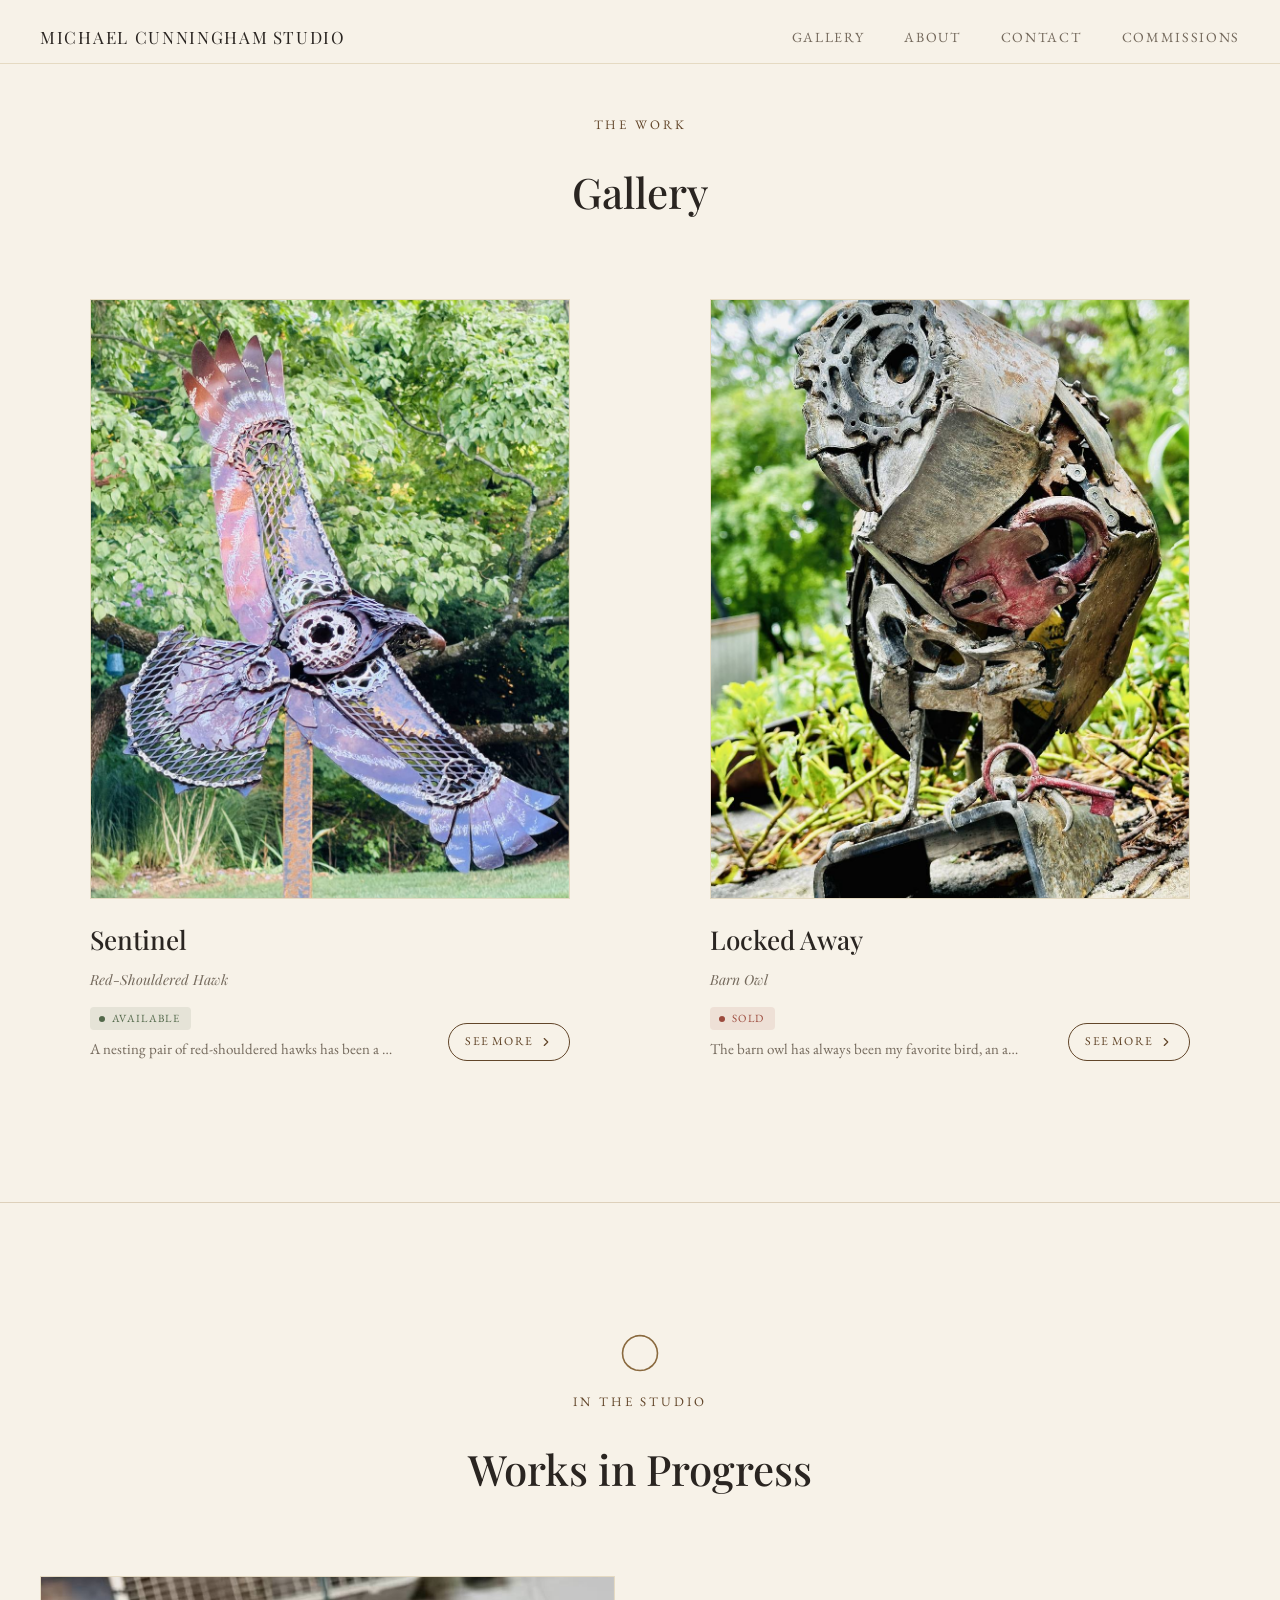
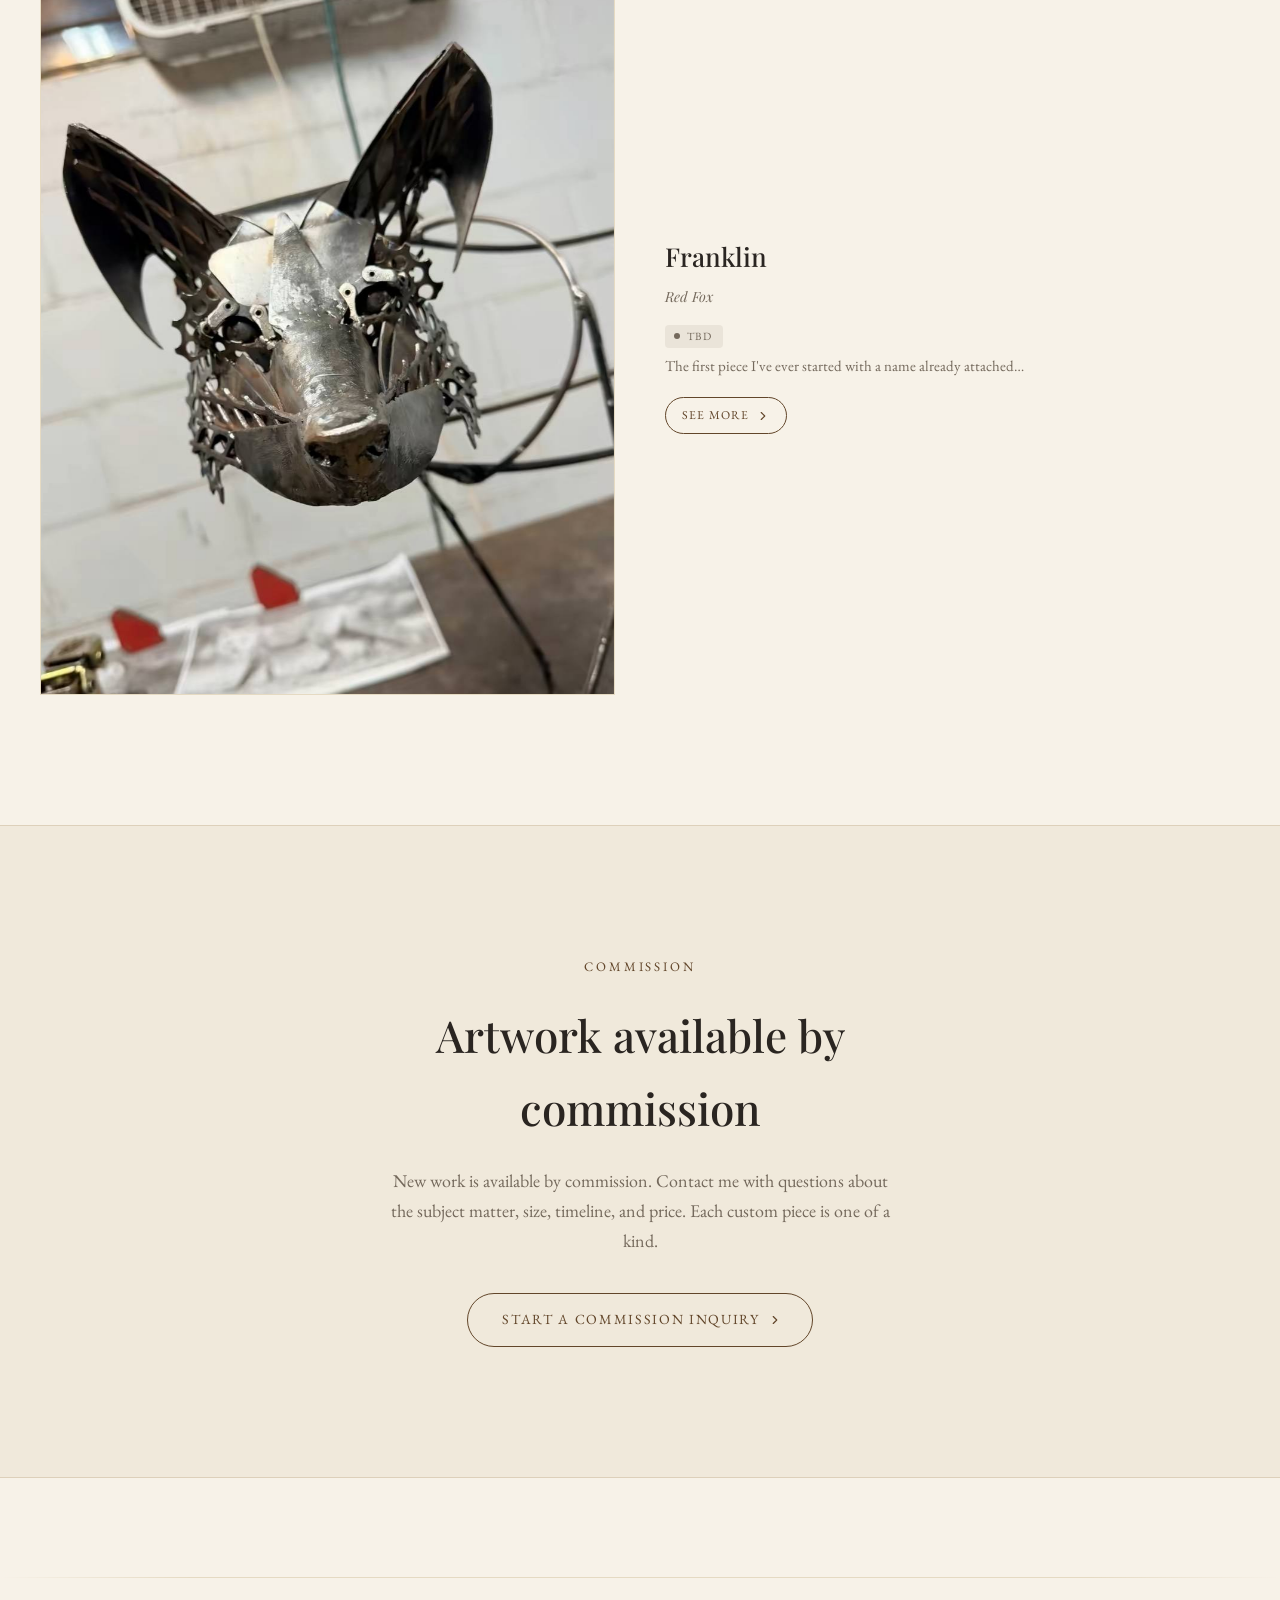
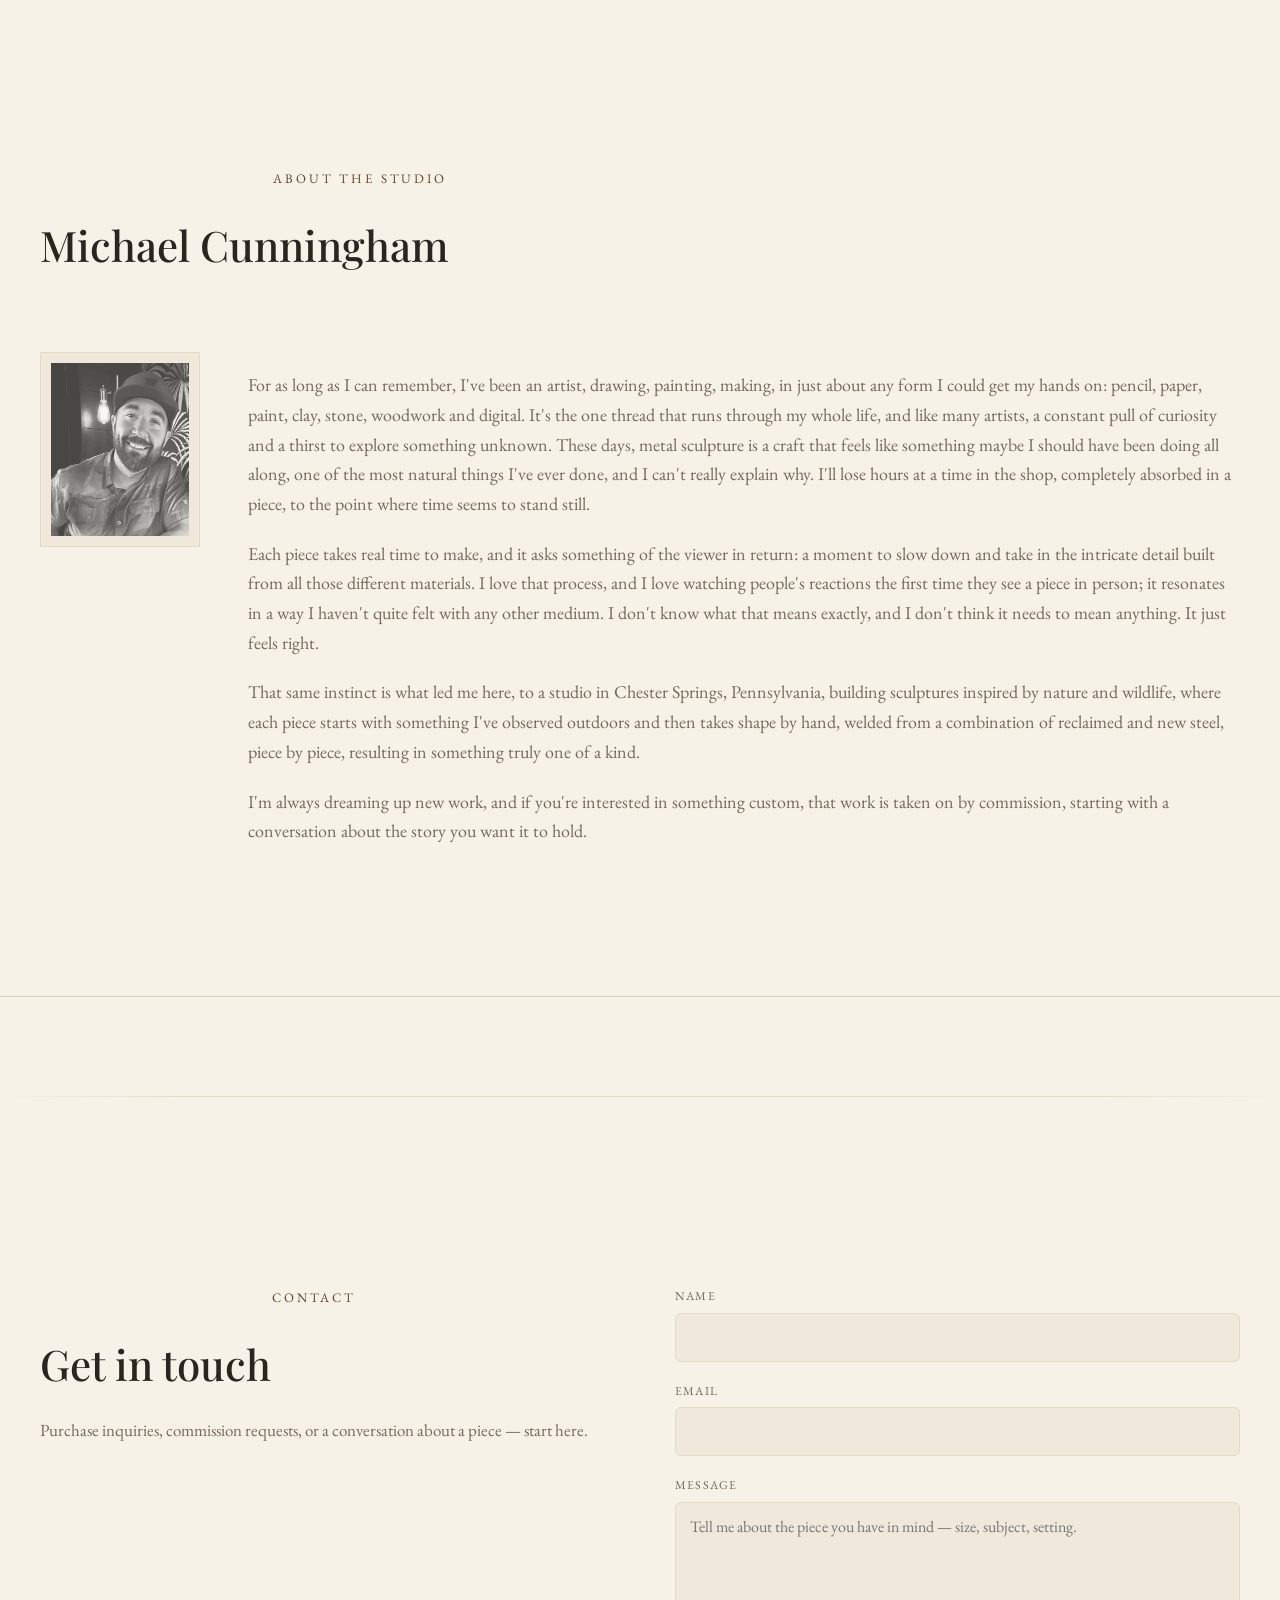
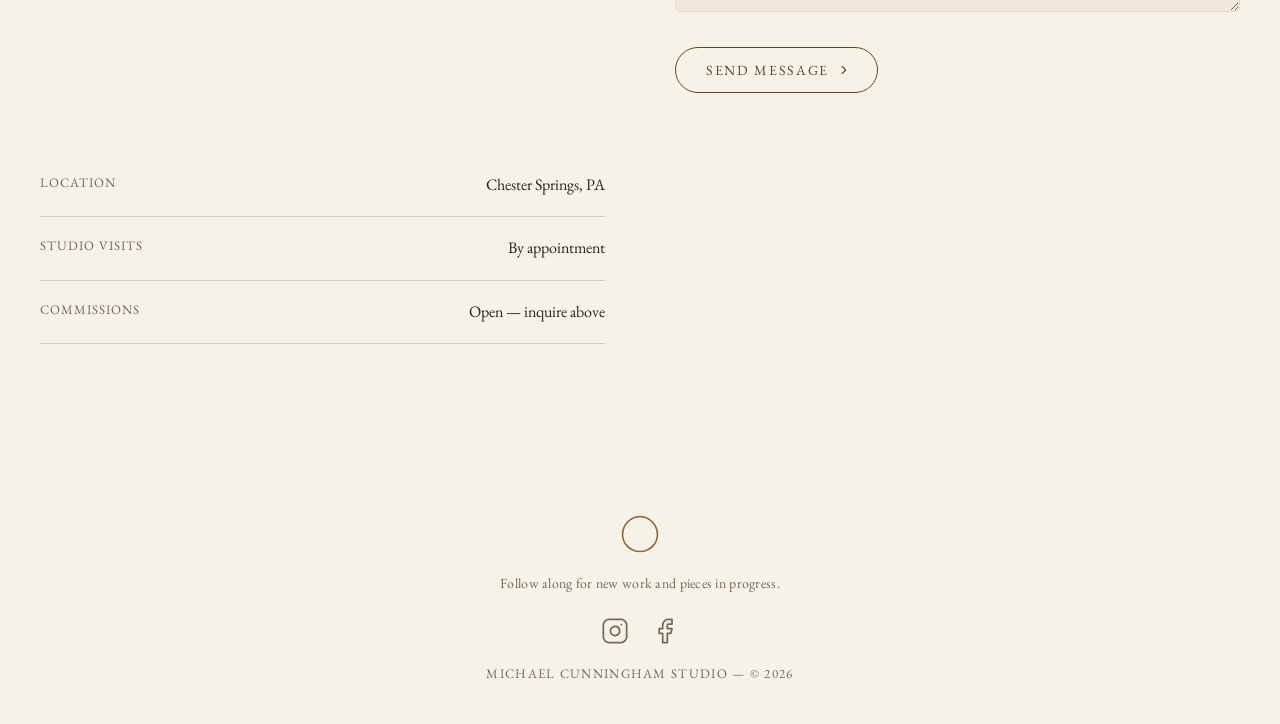
<file: index.html>
<!DOCTYPE html>
<html lang="en">
<head>
<meta charset="UTF-8">
<meta name="viewport" content="width=device-width, initial-scale=1.0">
<title>Michael Cunningham Studio — Sculpture</title>
<meta name="description" content="Nature and wildlife sculpture by Michael Cunningham Studio — each piece inspired by an animal watched closely, then welded into steel to hold its moment. Available for purchase or by commission from Chester Springs, PA.">
<link rel="preconnect" href="https://fonts.googleapis.com">
<link href="https://fonts.googleapis.com/css2?family=Playfair+Display:ital,wght@0,400;0,500;0,600;1,400;1,500&family=EB+Garamond:ital,wght@0,400;0,500;1,400&family=Allura&display=swap" rel="stylesheet">
<link rel="stylesheet" href="styles.css?v=b9db6f68">
</head>
<body>

<div class="site-header">
  <a href="" class="brand"><span class="brand-name">Michael Cunningham</span><span class="brand-script">Studio</span></a>
  <ul>
    <li><a href="#shop">Gallery</a></li>
    <li><a href="#about">About</a></li>
    <li><a href="#contact">Contact</a></li>
    <li><a href="#commission" class="nav-cta">Commissions <svg viewBox="0 0 24 24" width="12" height="12" fill="none" stroke="currentColor" stroke-width="2" stroke-linecap="round" stroke-linejoin="round"><polyline points="9 6 15 12 9 18"></polyline></svg></a></li>
  </ul>
  <button class="hamburger" id="menuToggle" aria-expanded="false" aria-controls="mobileMenu" aria-label="Open menu">
    <span></span><span></span><span></span>
  </button>
</div>

<div class="mobile-menu" id="mobileMenu">
  <a href="#shop">Gallery</a>
  <a href="#about">About</a>
  <a href="#contact">Contact</a>
  <a href="#commission" class="nav-cta">Commissions <svg viewBox="0 0 24 24" width="16" height="16" fill="none" stroke="currentColor" stroke-width="2" stroke-linecap="round" stroke-linejoin="round"><polyline points="9 6 15 12 9 18"></polyline></svg></a>
</div>

<section id="shop">
  <div class="wrap">
    <div class="sec-head reveal">
      <div class="eyebrow" style="justify-content:center;">The Work</div>
      <h2>Gallery</h2>
    </div>

    <div class="gallery-list">
      <a class="gallery-card reveal" href="sculptures/hawk-metal-sculpture.html">
        <div class="gallery-media">
          <div class="parallax-layer" data-parallax>
            <img src="images/sentinel-flight-2.jpg" alt="Sentinel viewed from below in flight, showing bicycle gears and chain worked into the wings">
          </div>
        </div>
        <div class="gallery-caption">
          <div>
            <h3>Sentinel</h3>
            <span class="piece-species">Red-Shouldered Hawk</span>
            <span class="status-tag status-tag--available">Available</span>
            <p class="gallery-teaser">A nesting pair of red-shouldered hawks has been a fixture on our property for years&hellip;</p>
          </div>
          <span class="see-more">See more
            <svg viewBox="0 0 24 24" width="14" height="14" fill="none" stroke="currentColor" stroke-width="2" stroke-linecap="round" stroke-linejoin="round"><polyline points="9 6 15 12 9 18"></polyline></svg>
          </span>
        </div>
      </a>

      <a class="gallery-card reveal" href="sculptures/barn-owl-metal-sculpture.html">
        <div class="gallery-media">
          <div class="parallax-layer" data-parallax>
            <img src="images/locked-away-hero.jpg" alt="Locked Away, a welded barn owl sculpture perched on a stone wall">
          </div>
        </div>
        <div class="gallery-caption">
          <div>
            <h3>Locked Away</h3>
            <span class="piece-species">Barn Owl</span>
            <span class="status-tag status-tag--sold">Sold</span>
            <p class="gallery-teaser">The barn owl has always been my favorite bird, an animal that feels wrapped in as much myth&hellip;</p>
          </div>
          <span class="see-more">See more
            <svg viewBox="0 0 24 24" width="14" height="14" fill="none" stroke="currentColor" stroke-width="2" stroke-linecap="round" stroke-linejoin="round"><polyline points="9 6 15 12 9 18"></polyline></svg>
          </span>
        </div>
      </a>
    </div>
  </div>
</section>

<section id="progress">
  <div class="wrap">
    <div class="sec-head reveal">
      <svg class="shape-morph-svg" viewBox="0 0 100 100" aria-hidden="true">
        <polygon points="50.00,6.00 64.67,6.00 79.33,6.00 94.00,6.00 94.00,20.67 94.00,35.33 94.00,50.00 94.00,64.67 94.00,79.33 94.00,94.00 79.33,94.00 64.67,94.00 50.00,94.00 35.33,94.00 20.67,94.00 6.00,94.00 6.00,79.33 6.00,64.67 6.00,50.00 6.00,35.33 6.00,20.67 6.00,6.00 20.67,6.00 35.33,6.00">
          <animate
            attributeName="points"
            dur="10s"
            repeatCount="indefinite"
            calcMode="linear"
            keyTimes="0;0.2;0.4;0.6;0.8;1"
            values="50.00,6.00 64.67,6.00 79.33,6.00 94.00,6.00 94.00,20.67 94.00,35.33 94.00,50.00 94.00,64.67 94.00,79.33 94.00,94.00 79.33,94.00 64.67,94.00 50.00,94.00 35.33,94.00 20.67,94.00 6.00,94.00 6.00,79.33 6.00,64.67 6.00,50.00 6.00,35.33 6.00,20.67 6.00,6.00 20.67,6.00 35.33,6.00;
                    50.00,6.00 61.39,7.50 72.00,11.89 81.11,18.89 88.11,28.00 92.50,38.61 94.00,50.00 92.50,61.39 88.11,72.00 81.11,81.11 72.00,88.11 61.39,92.50 50.00,94.00 38.61,92.50 28.00,88.11 18.89,81.11 11.89,72.00 7.50,61.39 6.00,50.00 7.50,38.61 11.89,28.00 18.89,18.89 28.00,11.89 38.61,7.50;
                    50.00,11.89 55.50,21.42 61.00,30.95 66.50,40.47 72.00,50.00 77.50,59.53 83.00,69.05 88.50,78.58 94.00,88.11 83.00,88.11 72.00,88.11 61.00,88.11 50.00,88.11 39.00,88.11 28.00,88.11 17.00,88.11 6.00,88.11 11.50,78.58 17.00,69.05 22.50,59.53 28.00,50.00 33.50,40.47 39.00,30.95 44.50,21.42;
                    50.00,6.00 54.28,13.33 58.56,20.67 62.83,28.00 67.11,35.33 71.39,42.67 75.67,50.00 71.39,57.33 67.11,64.67 62.83,72.00 58.56,79.33 54.28,86.67 50.00,94.00 45.72,86.67 41.44,79.33 37.17,72.00 32.89,64.67 28.61,57.33 24.33,50.00 28.61,42.67 32.89,35.33 37.17,28.00 41.44,20.67 45.72,13.33;
                    50.00,28.83 50.76,25.22 55.50,17.12 65.56,10.67 78.58,10.96 89.65,18.91 94.00,31.58 89.65,45.19 78.58,57.71 65.56,69.00 55.50,79.04 50.76,86.51 50.00,89.33 49.24,86.51 44.50,79.04 34.44,69.00 21.42,57.71 10.35,45.19 6.00,31.58 10.35,18.91 21.42,10.96 34.44,10.67 44.50,17.12 49.24,25.22;
                    50.00,6.00 64.67,6.00 79.33,6.00 94.00,6.00 94.00,20.67 94.00,35.33 94.00,50.00 94.00,64.67 94.00,79.33 94.00,94.00 79.33,94.00 64.67,94.00 50.00,94.00 35.33,94.00 20.67,94.00 6.00,94.00 6.00,79.33 6.00,64.67 6.00,50.00 6.00,35.33 6.00,20.67 6.00,6.00 20.67,6.00 35.33,6.00"
          />
        </polygon>
      </svg>
      <div class="eyebrow">In the Studio</div>
      <h2>Works in Progress</h2>
    </div>
    <div class="gallery-list">
      <a class="gallery-card reveal" href="sculptures/franklin-sculpture.html">
        <div class="gallery-media">
          <div class="parallax-layer" data-parallax>
            <img src="images/franklin-wip-05.jpg" alt="Franklin, a welded fox sculpture in progress, face viewed head-on showing the gear-built eyes and muzzle">
          </div>
        </div>
        <div class="gallery-caption">
          <div>
            <h3>Franklin</h3>
            <span class="piece-species">Red Fox</span>
            <span class="status-tag status-tag--tbd">TBD</span>
            <p class="gallery-teaser">The first piece I've ever started with a name already attached&hellip;</p>
          </div>
          <span class="see-more">See more
            <svg viewBox="0 0 24 24" width="14" height="14" fill="none" stroke="currentColor" stroke-width="2" stroke-linecap="round" stroke-linejoin="round"><polyline points="9 6 15 12 9 18"></polyline></svg>
          </span>
        </div>
      </a>
    </div>
  </div>
</section>

<section id="commission">
  <div class="wrap">
    <div class="reveal">
      <div class="eyebrow">Commission</div>
      <h2>Artwork available by commission</h2>
      <p>New work is available by commission. Contact me with questions about the subject matter, size, timeline, and price. Each custom piece is one of a kind.</p>
      <a class="commission-cta" href="#contact" onclick="var m=document.getElementById('message'); if(m) m.value='';">Start a Commission Inquiry <svg viewBox="0 0 24 24" width="14" height="14" fill="none" stroke="currentColor" stroke-width="2" stroke-linecap="round" stroke-linejoin="round"><polyline points="9 6 15 12 9 18"></polyline></svg></a>
    </div>
  </div>
</section>

<div class="morph-scene" data-morph-scene aria-hidden="true">
  <div class="horizon-line"></div>
  <div class="morph-shadow" data-morph-shadow></div>
  <svg class="morph-shape-svg" data-morph-shape viewBox="0 0 100 100">
    <polygon class="morph-polygon" data-morph-polygon points="" stroke-width="3" stroke-linejoin="round"/>
  </svg>
</div>

<section id="about">
  <div class="wrap">
    <div class="sec-head reveal" style="text-align:left; margin-left:0;">
      <div class="eyebrow">About the Studio</div>
      <h2 style="text-align:left;">Michael Cunningham</h2>
    </div>
    <div class="about-grid reveal">
      <div class="about-photo">
        <img src="images/mike-portrait.jpg" alt="Portrait of Mike Cunningham, welded steel sculptor">
      </div>
      <div>
        <p>For as long as I can remember, I've been an artist, drawing, painting, making, in just about any form I could get my hands on: pencil, paper, paint, clay, stone, woodwork and digital. It's the one thread that runs through my whole life, and like many artists, a constant pull of curiosity and a thirst to explore something unknown. These days, metal sculpture is a craft that feels like something maybe I should have been doing all along, one of the most natural things I've ever done, and I can't really explain why. I'll lose hours at a time in the shop, completely absorbed in a piece, to the point where time seems to stand still.</p>
        <p>Each piece takes real time to make, and it asks something of the viewer in return: a moment to slow down and take in the intricate detail built from all those different materials. I love that process, and I love watching people's reactions the first time they see a piece in person; it resonates in a way I haven't quite felt with any other medium. I don't know what that means exactly, and I don't think it needs to mean anything. It just feels right.</p>
        <p>That same instinct is what led me here, to a studio in Chester Springs, Pennsylvania, building sculptures inspired by nature and wildlife, where each piece starts with something I've observed outdoors and then takes shape by hand, welded from a combination of reclaimed and new steel, piece by piece, resulting in something truly one of a kind.</p>
        <p>I'm always dreaming up new work, and if you're interested in something custom, that work is taken on by commission, starting with a conversation about the story you want it to hold.</p>
      </div>
    </div>
  </div>
</section>

<div class="morph-scene" data-morph-scene data-reverse aria-hidden="true">
  <div class="horizon-line"></div>
  <div class="morph-shadow" data-morph-shadow></div>
  <svg class="morph-shape-svg" data-morph-shape viewBox="0 0 100 100">
    <polygon class="morph-polygon" data-morph-polygon points="" stroke-width="3" stroke-linejoin="round"/>
  </svg>
</div>

<section id="contact">
  <div class="wrap">
    <div class="sec-head reveal" style="text-align:left; margin-left:0;">
      <div class="eyebrow">Contact</div>
      <h2 style="text-align:left;">Get in touch</h2>
      <p style="margin-left:0;">Purchase inquiries, commission requests, or a conversation about a piece — start here.</p>
    </div>
    <div class="reveal" style="display:contents;">
      <form id="contactForm" autocomplete="off">
        <input type="hidden" name="access_key" value="47581204-795a-418f-a44a-90b87b66023c">
        <input type="hidden" name="subject" value="New inquiry from Michael Cunningham Studio site">
        <input type="checkbox" name="botcheck" style="display:none" tabindex="-1" autocomplete="off">
        <div>
          <label for="name">Name</label>
          <input id="name" name="name" type="text" required>
        </div>
        <div>
          <label for="email">Email</label>
          <input id="email" name="email" type="email" required>
        </div>
        <div>
          <label for="message">Message</label>
          <textarea id="message" name="message" required placeholder="Tell me about the piece you have in mind — size, subject, setting."></textarea>
        </div>
        <button type="submit">Send Message <svg viewBox="0 0 24 24" width="14" height="14" fill="none" stroke="currentColor" stroke-width="2" stroke-linecap="round" stroke-linejoin="round"><polyline points="9 6 15 12 9 18"></polyline></svg></button>
        <div id="formStatus" class="form-status" role="status" aria-live="polite"></div>
      </form>
      <div class="contact-info">
        <div class="row"><span>Location</span><span>Chester Springs, PA</span></div>
        <div class="row"><span>Studio visits</span><span>By appointment</span></div>
        <div class="row"><span>Commissions</span><span>Open — inquire above</span></div>
      </div>
    </div>
  </div>
</section>

<footer>
      <svg class="shape-morph-svg" viewBox="0 0 100 100" aria-hidden="true">
        <polygon points="50.00,6.00 64.67,6.00 79.33,6.00 94.00,6.00 94.00,20.67 94.00,35.33 94.00,50.00 94.00,64.67 94.00,79.33 94.00,94.00 79.33,94.00 64.67,94.00 50.00,94.00 35.33,94.00 20.67,94.00 6.00,94.00 6.00,79.33 6.00,64.67 6.00,50.00 6.00,35.33 6.00,20.67 6.00,6.00 20.67,6.00 35.33,6.00">
          <animate
            attributeName="points"
            dur="10s"
            repeatCount="indefinite"
            calcMode="linear"
            keyTimes="0;0.2;0.4;0.6;0.8;1"
            values="50.00,6.00 64.67,6.00 79.33,6.00 94.00,6.00 94.00,20.67 94.00,35.33 94.00,50.00 94.00,64.67 94.00,79.33 94.00,94.00 79.33,94.00 64.67,94.00 50.00,94.00 35.33,94.00 20.67,94.00 6.00,94.00 6.00,79.33 6.00,64.67 6.00,50.00 6.00,35.33 6.00,20.67 6.00,6.00 20.67,6.00 35.33,6.00;
                    50.00,6.00 61.39,7.50 72.00,11.89 81.11,18.89 88.11,28.00 92.50,38.61 94.00,50.00 92.50,61.39 88.11,72.00 81.11,81.11 72.00,88.11 61.39,92.50 50.00,94.00 38.61,92.50 28.00,88.11 18.89,81.11 11.89,72.00 7.50,61.39 6.00,50.00 7.50,38.61 11.89,28.00 18.89,18.89 28.00,11.89 38.61,7.50;
                    50.00,11.89 55.50,21.42 61.00,30.95 66.50,40.47 72.00,50.00 77.50,59.53 83.00,69.05 88.50,78.58 94.00,88.11 83.00,88.11 72.00,88.11 61.00,88.11 50.00,88.11 39.00,88.11 28.00,88.11 17.00,88.11 6.00,88.11 11.50,78.58 17.00,69.05 22.50,59.53 28.00,50.00 33.50,40.47 39.00,30.95 44.50,21.42;
                    50.00,6.00 54.28,13.33 58.56,20.67 62.83,28.00 67.11,35.33 71.39,42.67 75.67,50.00 71.39,57.33 67.11,64.67 62.83,72.00 58.56,79.33 54.28,86.67 50.00,94.00 45.72,86.67 41.44,79.33 37.17,72.00 32.89,64.67 28.61,57.33 24.33,50.00 28.61,42.67 32.89,35.33 37.17,28.00 41.44,20.67 45.72,13.33;
                    50.00,28.83 50.76,25.22 55.50,17.12 65.56,10.67 78.58,10.96 89.65,18.91 94.00,31.58 89.65,45.19 78.58,57.71 65.56,69.00 55.50,79.04 50.76,86.51 50.00,89.33 49.24,86.51 44.50,79.04 34.44,69.00 21.42,57.71 10.35,45.19 6.00,31.58 10.35,18.91 21.42,10.96 34.44,10.67 44.50,17.12 49.24,25.22;
                    50.00,6.00 64.67,6.00 79.33,6.00 94.00,6.00 94.00,20.67 94.00,35.33 94.00,50.00 94.00,64.67 94.00,79.33 94.00,94.00 79.33,94.00 64.67,94.00 50.00,94.00 35.33,94.00 20.67,94.00 6.00,94.00 6.00,79.33 6.00,64.67 6.00,50.00 6.00,35.33 6.00,20.67 6.00,6.00 20.67,6.00 35.33,6.00"
          />
        </polygon>
      </svg>
  <div class="footer-follow">Follow along for new work and pieces in progress.</div>
  <div class="footer-social">
    <a href="https://www.instagram.com/mc.sculpture" target="_blank" rel="noopener" aria-label="Michael Cunningham Studio on Instagram">
      <svg viewBox="0 0 24 24" fill="none" stroke="currentColor" stroke-width="1.5" stroke-linecap="round" stroke-linejoin="round"><rect x="2" y="2" width="20" height="20" rx="5" ry="5"></rect><path d="M16 11.37A4 4 0 1 1 12.63 8 4 4 0 0 1 16 11.37z"></path><line x1="17.5" y1="6.5" x2="17.51" y2="6.5"></line></svg>
    </a>
    <a href="https://www.facebook.com/share/1DUU7fXL3t/?mibextid=wwXIfr" target="_blank" rel="noopener" aria-label="Michael Cunningham Studio on Facebook">
      <svg viewBox="0 0 24 24" fill="none" stroke="currentColor" stroke-width="1.5" stroke-linecap="round" stroke-linejoin="round"><path d="M18 2h-3a5 5 0 0 0-5 5v3H7v4h3v8h4v-8h3l1-4h-4V7a1 1 0 0 1 1-1h3z"></path></svg>
    </a>
  </div>
  <div>Michael Cunningham Studio — © 2026</div>
</footer>

<script>
  // Prefill the contact message if arriving from a product page's Purchase link
  (function(){
    const params = new URLSearchParams(window.location.search);
    const item = params.get('item');
    const commission = params.get('commission');
    const msg = document.getElementById('message');
    if (!msg) return;
    if (item) {
      msg.value = "I'm interested in purchasing: " + decodeURIComponent(item);
    } else if (commission) {
      msg.value = "I'm interested in a commission similar to: " + decodeURIComponent(commission);
    } else {
      msg.value = '';
    }
    // Once applied, drop the query param from the address bar so a
    // later refresh of this same tab starts fresh instead of
    // re-triggering the same prefilled message every time.
    if (item || commission) {
      const url = new URL(window.location.href);
      url.searchParams.delete('item');
      url.searchParams.delete('commission');
      window.history.replaceState({}, '', url.pathname + url.search + url.hash);
    }
  })();

  // Submit the contact form to Web3Forms in the background, keeping
  // the person on the page instead of redirecting them away.
  (function(){
    const form = document.getElementById('contactForm');
    if (!form) return;
    const statusEl = document.getElementById('formStatus');
    const submitBtn = form.querySelector('button[type="submit"]');
    const submitLabel = submitBtn ? submitBtn.textContent : '';

    form.addEventListener('submit', function(e){
      e.preventDefault();
      if (submitBtn) { submitBtn.disabled = true; submitBtn.textContent = 'Sending…'; }
      if (statusEl) { statusEl.textContent = ''; statusEl.classList.remove('is-error'); }

      const formData = new FormData(form);
      const payload = Object.fromEntries(formData);

      // Best-effort: also log the lead to a Google Sheet. This runs
      // independently of the Web3Forms email below — if it fails or
      // is slow, it never blocks or breaks the actual notification.
      fetch('https://script.google.com/macros/s/AKfycbxDU7KjFdyvjf6g0E2PPbSibfcbkCMd4wcsfoMA1dlRnZp2B6N258OJU7Qkv9qdzcjOyw/exec', {
        method: 'POST',
        mode: 'no-cors',
        headers: { 'Content-Type': 'text/plain;charset=utf-8' },
        body: JSON.stringify({ name: payload.name, email: payload.email, message: payload.message })
      }).catch(()=>{ /* silent — Web3Forms email is the reliable path */ });

      fetch('https://api.web3forms.com/submit', {
        method: 'POST',
        headers: { 'Content-Type': 'application/json', 'Accept': 'application/json' },
        body: JSON.stringify(payload)
      })
        .then(res => res.json())
        .then(data => {
          if (data.success) {
            if (submitBtn) submitBtn.textContent = 'Sent';
            if (statusEl) statusEl.textContent = "Thanks — I'll get back to you soon.";
            form.reset();
          } else {
            throw new Error(data.message || 'Submission failed');
          }
        })
        .catch(() => {
          if (submitBtn) { submitBtn.disabled = false; submitBtn.textContent = submitLabel; }
          if (statusEl) {
            statusEl.textContent = "Something went wrong — please try again, or email directly.";
            statusEl.classList.add('is-error');
          }
        });
    });
  })();
  const menuToggle = document.getElementById('menuToggle');
  const mobileMenu = document.getElementById('mobileMenu');
  function closeMenu(){
    menuToggle.setAttribute('aria-expanded','false');
    mobileMenu.classList.remove('open');
    menuToggle.setAttribute('aria-label','Open menu');
  }
  function openMenu(){
    menuToggle.setAttribute('aria-expanded','true');
    mobileMenu.classList.add('open');
    menuToggle.setAttribute('aria-label','Close menu');
  }
  menuToggle.addEventListener('click', ()=>{
    const isOpen = menuToggle.getAttribute('aria-expanded') === 'true';
    isOpen ? closeMenu() : openMenu();
  });
  mobileMenu.querySelectorAll('a').forEach(a=>a.addEventListener('click', closeMenu));
  document.addEventListener('keydown', (e)=>{ if(e.key === 'Escape') closeMenu(); });

  const revealEls = document.querySelectorAll('.reveal');
  const io = new IntersectionObserver((entries)=>{
    entries.forEach(e=>{
      if(e.isIntersecting){ e.target.classList.add('in'); io.unobserve(e.target); }
    });
  }, {threshold:0.15});
  revealEls.forEach(el=>io.observe(el));

  // Lightweight scroll parallax on gallery images
  const prefersReducedMotion = window.matchMedia('(prefers-reduced-motion: reduce)').matches;
  if (prefersReducedMotion) {
    document.querySelectorAll('.shape-morph-svg animate').forEach(el => el.setAttribute('begin', 'indefinite'));
  }
  const parallaxEls = document.querySelectorAll('[data-parallax]');
  if (parallaxEls.length && !prefersReducedMotion) {
    let ticking = false;
    function updateParallax(){
      const vh = window.innerHeight;
      parallaxEls.forEach(el=>{
        const rect = el.parentElement.getBoundingClientRect();
        const center = rect.top + rect.height / 2;
        const offset = (center - vh / 2) * 0.08;
        const clamped = Math.max(-24, Math.min(24, offset));
        el.style.transform = `translateY(${clamped}px)`;
      });
      ticking = false;
    }
    function onScroll(){
      if (!ticking) {
        requestAnimationFrame(updateParallax);
        ticking = true;
      }
    }
    window.addEventListener('scroll', onScroll, {passive:true});
    window.addEventListener('resize', onScroll);
    updateParallax();
  }

  // Morph scene: a shape rolls square -> hexagon -> circle across
  // the full screen width as the section scrolls through the
  // viewport, with rotation, horizontal travel, and bounce all tied
  // together via real rolling-without-slipping physics (distance =
  // radius x rotation angle). No CSS animation loop — everything is
  // computed from scroll position each frame, kept lightweight with
  // requestAnimationFrame throttling like the rest of the page.
  const morphScenes = document.querySelectorAll('[data-morph-scene]');
  if (morphScenes.length && !prefersReducedMotion) {
    const SQUARE = [[50.00,1.00],[66.33,1.00],[82.67,1.00],[99.00,1.00],[99.00,17.33],[99.00,33.67],[99.00,50.00],[99.00,66.33],[99.00,82.67],[99.00,99.00],[82.67,99.00],[66.33,99.00],[50.00,99.00],[33.67,99.00],[17.33,99.00],[1.00,99.00],[1.00,82.67],[1.00,66.33],[1.00,50.00],[1.00,33.67],[1.00,17.33],[1.00,1.00],[17.33,1.00],[33.67,1.00]];
    const HEXAGON = [[50.00,1.00],[60.61,7.12],[71.22,13.25],[81.83,19.38],[92.44,25.50],[92.44,37.75],[92.44,50.00],[92.44,62.25],[92.44,74.50],[81.83,80.62],[71.22,86.75],[60.61,92.88],[50.00,99.00],[39.39,92.88],[28.78,86.75],[18.17,80.62],[7.56,74.50],[7.56,62.25],[7.56,50.00],[7.56,37.75],[7.56,25.50],[18.17,19.37],[28.78,13.25],[39.39,7.12]];
    const CIRCLE = [[50.00,1.00],[62.68,2.67],[74.50,7.56],[84.65,15.35],[92.44,25.50],[97.33,37.32],[99.00,50.00],[97.33,62.68],[92.44,74.50],[84.65,84.65],[74.50,92.44],[62.68,97.33],[50.00,99.00],[37.32,97.33],[25.50,92.44],[15.35,84.65],[7.56,74.50],[2.67,62.68],[1.00,50.00],[2.67,37.32],[7.56,25.50],[15.35,15.35],[25.50,7.56],[37.32,2.67]];

    function lerpPoints(a, b, t){
      return a.map((p, i) => [
        p[0] + (b[i][0] - p[0]) * t,
        p[1] + (b[i][1] - p[1]) * t
      ]);
    }
    function toSvgPoints(points){
      return points.map(p => p[0].toFixed(2) + ',' + p[1].toFixed(2)).join(' ');
    }
    function easeInOutCubic(x){
      return x < 0.5 ? 4*x*x*x : 1 - Math.pow(-2*x+2, 3)/2;
    }

    const shapeSize = 70;
    const effectiveRadius = shapeSize / 2;

    // One shared setup, parameterized by direction: the forward scene
    // rolls left-to-right, square -> hexagon -> circle; the reversed
    // scene (data-reverse) runs the exact same physics mirrored —
    // right-to-left, circle -> hexagon -> square.
    function setupMorphScene(sceneEl){
      const reverse = sceneEl.hasAttribute('data-reverse');
      const morphShape = sceneEl.querySelector('[data-morph-shape]');
      const morphPolygon = sceneEl.querySelector('[data-morph-polygon]');
      const morphShadow = sceneEl.querySelector('[data-morph-shadow]');
      const horizonLine = sceneEl.querySelector('.horizon-line');
      if (!morphShape || !morphPolygon || !morphShadow || !horizonLine) return;

      const startShape = reverse ? CIRCLE : SQUARE;
      const endShape = reverse ? SQUARE : CIRCLE;

      let morphTicking = false;
      function updateMorph(){
        const sceneRect = sceneEl.getBoundingClientRect();
        const vh = window.innerHeight;
        let progress = (vh - sceneRect.top) / (vh + sceneRect.height);
        progress = Math.max(0, Math.min(1, progress));

        // Full off-screen-to-off-screen travel. Reversed scenes just
        // swap which edge is the start and which is the end — the
        // resulting negative totalDistance naturally flips both the
        // travel direction and the rotation direction together, so
        // the rolling physics stay correct with no extra sign-
        // flipping logic needed.
        const leftEdge = -(shapeSize + 40);
        const rightEdge = window.innerWidth + shapeSize + 40;
        const startX = reverse ? rightEdge : leftEdge;
        const endX = reverse ? leftEdge : rightEdge;
        const totalDistance = endX - startX;
        const totalRotationDeg = (totalDistance / effectiveRadius) * (180 / Math.PI);

        let points;
        const morphT = easeInOutCubic(progress);
        if (morphT < 0.5) {
          points = lerpPoints(startShape, HEXAGON, morphT / 0.5);
        } else {
          points = lerpPoints(HEXAGON, endShape, (morphT - 0.5) / 0.5);
        }
        const rotation = progress * totalRotationDeg;
        const targetCenterX = startX + progress * totalDistance;

        // Bounce: fixed frequency (never changes, so it can't pulse),
        // amplitude fades smoothly toward zero as the shape rounds out.
        const bounceAmplitude = Math.max(0.5, 8 * (1 - progress) + 0.5 * progress);
        const bounceFrequency = 0.1;
        const bounceHeight = bounceAmplitude * Math.pow(Math.sin(rotation * Math.PI / 180 * bounceFrequency), 2);
        const normalizedBounce = bounceHeight / bounceAmplitude;

        const svgPoints = toSvgPoints(points);
        const horizonY = horizonLine.getBoundingClientRect().top;

        morphPolygon.setAttribute('points', svgPoints);
        morphShape.style.transform = `rotate(${rotation}deg)`;
        morphShadow.style.transform = `scaleY(0.35)`;

        const shapeRect = morphShape.getBoundingClientRect();
        const shapeDX = targetCenterX - (shapeRect.left + shapeRect.width / 2);
        const shapeDY = (horizonY - shapeRect.bottom) - bounceHeight;
        morphShape.style.transform = `translate(${shapeDX}px, ${shapeDY}px) rotate(${rotation}deg)`;

        // Shadow stays glued to the ground plane, shrinking and
        // lightening at peak bounce, snapping back to full size and
        // opacity the instant the shape touches down again.
        const shadowRect = morphShadow.getBoundingClientRect();
        const shadowDX = targetCenterX - (shadowRect.left + shadowRect.width / 2);
        const shadowDY = horizonY - shadowRect.top;
        const shadowScale = 1 - normalizedBounce * 0.4;
        morphShadow.style.opacity = 1 - normalizedBounce * 0.3;
        morphShadow.style.transform = `translate(${shadowDX}px, ${shadowDY}px) scaleY(0.35) scale(${shadowScale})`;

        morphTicking = false;
      }
      function onMorphScroll(){
        if (!morphTicking) {
          requestAnimationFrame(updateMorph);
          morphTicking = true;
        }
      }
      window.addEventListener('scroll', onMorphScroll, {passive:true});
      window.addEventListener('resize', onMorphScroll);
      updateMorph();
    }

    morphScenes.forEach(setupMorphScene);
  }
</script>

</body>
</html>
</file>
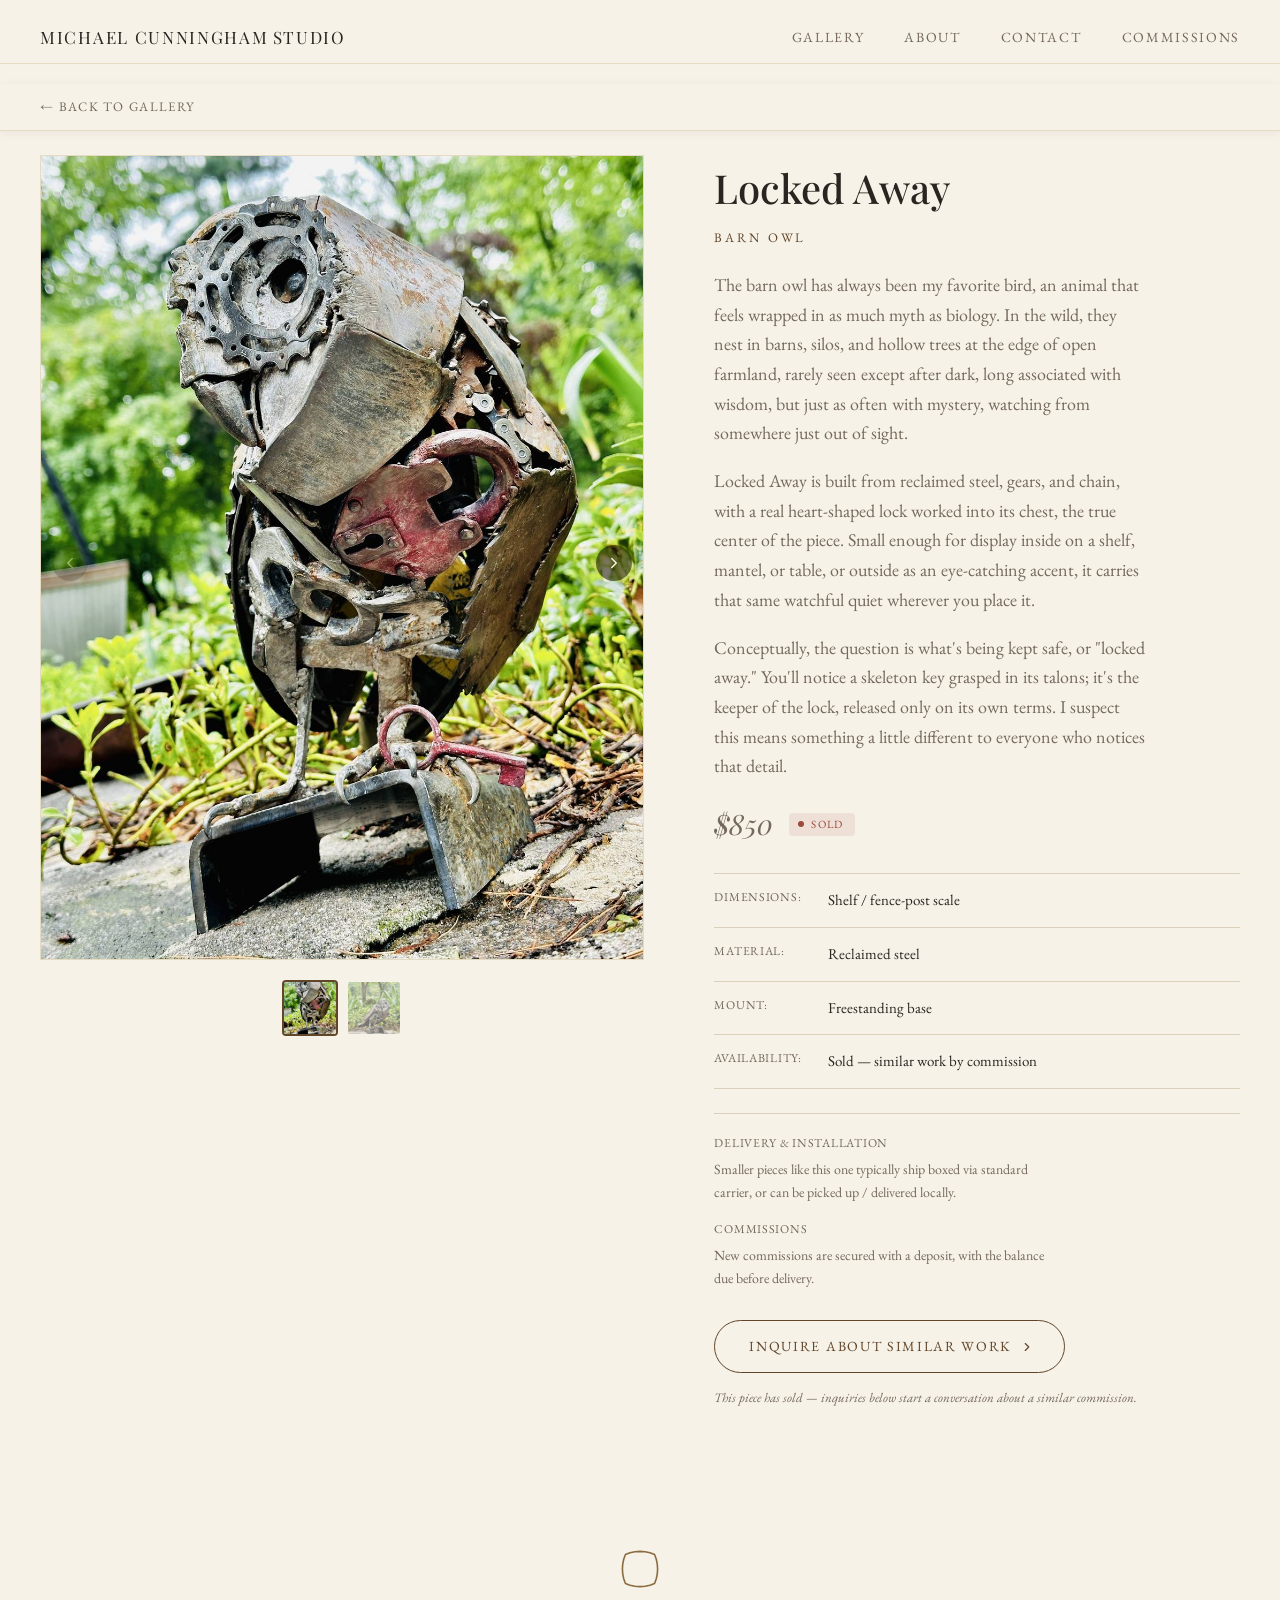
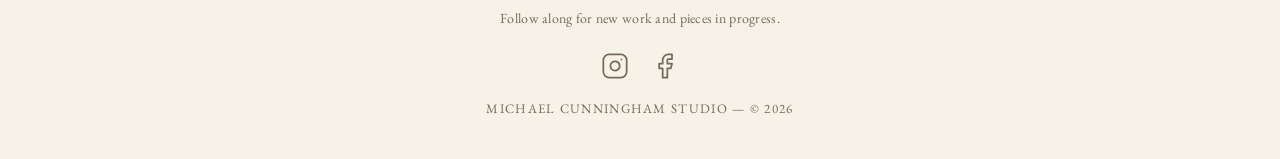
<file: sculptures/barn-owl-metal-sculpture.html>
<!DOCTYPE html>
<html lang="en">
<head>
<meta charset="UTF-8">
<meta name="viewport" content="width=device-width, initial-scale=1.0">
<title>Locked Away — Barn Owl Metal Sculpture | Michael Cunningham Studio</title>
<meta name="description" content="Locked Away is a Barn Owl sculpture by Michael Cunningham Studio, inspired by the artist's favorite bird — with a heart-shaped lock and key at its center, left open to interpretation. Available for purchase or by commission.">
<link rel="preconnect" href="https://fonts.googleapis.com">
<link href="https://fonts.googleapis.com/css2?family=Playfair+Display:ital,wght@0,400;0,500;0,600;1,400;1,500&family=EB+Garamond:ital,wght@0,400;0,500;1,400&family=Allura&display=swap" rel="stylesheet">
<link rel="stylesheet" href="../styles.css?v=b9db6f68">
</head>
<body>

<div class="site-header">
  <a href="../index.html" class="brand"><span class="brand-name">Michael Cunningham</span><span class="brand-script">Studio</span></a>
  <ul>
    <li><a href="../index.html#shop">Gallery</a></li>
    <li><a href="../index.html#about">About</a></li>
    <li><a href="../index.html#contact">Contact</a></li>
    <li><a href="../index.html#commission" class="nav-cta">Commissions <svg viewBox="0 0 24 24" width="12" height="12" fill="none" stroke="currentColor" stroke-width="2" stroke-linecap="round" stroke-linejoin="round"><polyline points="9 6 15 12 9 18"></polyline></svg></a></li>
  </ul>
  <button class="hamburger" id="menuToggle" aria-expanded="false" aria-controls="mobileMenu" aria-label="Open menu">
    <span></span><span></span><span></span>
  </button>
</div>

<div class="mobile-menu" id="mobileMenu">
  <a href="../index.html#shop">Gallery</a>
  <a href="../index.html#about">About</a>
  <a href="../index.html#contact">Contact</a>
  <a href="../index.html#commission" class="nav-cta">Commissions <svg viewBox="0 0 24 24" width="16" height="16" fill="none" stroke="currentColor" stroke-width="2" stroke-linecap="round" stroke-linejoin="round"><polyline points="9 6 15 12 9 18"></polyline></svg></a>
</div>

<section class="product-hero">
  <div class="wrap">
    <a class="back-link" href="../index.html#shop">&larr; Back to Gallery</a>
    <div class="product-grid">
      <div>
        <div class="piece-gallery-wrap">
        <div class="piece-gallery" data-gallery="locked-away-gallery">
          <div class="slide">
            <img src="../images/locked-away-hero.jpg" alt="Locked Away, a welded barn owl sculpture perched on a stone wall">
          </div>
          <div class="slide">
            <img src="../images/locked-away-detail.jpg" alt="Close-up detail of Locked Away showing gear eyes, an antique lock, and key">
          </div>
        </div>
        <button class="gallery-arrow gallery-arrow--prev" data-gallery-nav="locked-away-gallery" data-dir="prev" aria-label="Previous image" disabled>
          <svg viewBox="0 0 24 24" fill="none" stroke="currentColor" stroke-width="2" stroke-linecap="round" stroke-linejoin="round"><polyline points="15 6 9 12 15 18"></polyline></svg>
        </button>
        <button class="gallery-arrow gallery-arrow--next" data-gallery-nav="locked-away-gallery" data-dir="next" aria-label="Next image">
          <svg viewBox="0 0 24 24" fill="none" stroke="currentColor" stroke-width="2" stroke-linecap="round" stroke-linejoin="round"><polyline points="9 6 15 12 9 18"></polyline></svg>
        </button>
        </div>
        <div class="gallery-dots" data-gallery-nav="locked-away-gallery">
          <button class="dot active" aria-label="Go to image 1"></button>
          <button class="dot" aria-label="Go to image 2"></button>
        </div>
        <div class="gallery-thumbs" data-gallery-nav="locked-away-gallery">
          <button class="thumb active" data-thumb-index="0" aria-label="View image 1"><img src="../images/locked-away-hero.jpg" alt=""></button>
          <button class="thumb" data-thumb-index="1" aria-label="View image 2"><img src="../images/locked-away-detail.jpg" alt=""></button>
        </div>
      </div>
      <div>
        <h1 style="font-size:40px; margin-bottom:6px;">Locked Away</h1>
        <div class="eyebrow">Barn Owl</div>
        <p style="color:var(--ink-soft); max-width:48ch; margin-bottom:16px;">The barn owl has always been my favorite bird, an animal that feels wrapped in as much myth as biology. In the wild, they nest in barns, silos, and hollow trees at the edge of open farmland, rarely seen except after dark, long associated with wisdom, but just as often with mystery, watching from somewhere just out of sight.</p>
        <p style="color:var(--ink-soft); max-width:48ch; margin-bottom:16px;">Locked Away is built from reclaimed steel, gears, and chain, with a real heart-shaped lock worked into its chest, the true center of the piece. Small enough for display inside on a shelf, mantel, or table, or outside as an eye-catching accent, it carries that same watchful quiet wherever you place it.</p>
        <p style="color:var(--ink-soft); max-width:48ch; margin-bottom:20px;">Conceptually, the question is what's being kept safe, or "locked away." You'll notice a skeleton key grasped in its talons; it's the keeper of the lock, released only on its own terms. I suspect this means something a little different to everyone who notices that detail.</p>
        <div class="price-row">
          <div class="price-tag price-tag--sold">$850</div>
          <span class="status-tag status-tag--sold">Sold</span>
        </div>
        <div class="spec-list">
          <div class="spec-row"><span>Dimensions:</span><span>Shelf / fence-post scale</span></div>
          <div class="spec-row"><span>Material:</span><span>Reclaimed steel</span></div>
          <div class="spec-row"><span>Mount:</span><span>Freestanding base</span></div>
          <div class="spec-row"><span>Availability:</span><span>Sold — similar work by commission</span></div>
        </div>
        <div class="info-notes">
          <div class="info-note">
            <span class="info-note-label">Delivery &amp; Installation</span>
            <p>Smaller pieces like this one typically ship boxed via standard carrier, or can be picked up / delivered locally.</p>
          </div>
          <div class="info-note">
            <span class="info-note-label">Commissions</span>
            <p>New commissions are secured with a deposit, with the balance due before delivery.</p>
          </div>
        </div>
        <a class="commission-cta" style="margin-top:30px;" href="../index.html?commission=Locked%20Away#contact">Inquire About Similar Work <svg viewBox="0 0 24 24" width="14" height="14" fill="none" stroke="currentColor" stroke-width="2" stroke-linecap="round" stroke-linejoin="round"><polyline points="9 6 15 12 9 18"></polyline></svg></a>
        <div class="purchase-note">This piece has sold — inquiries below start a conversation about a similar commission.</div>
      </div>
    </div>
  </div>
</section>

<footer>
      <svg class="shape-morph-svg" viewBox="0 0 100 100" aria-hidden="true">
        <polygon points="50.00,6.00 64.67,6.00 79.33,6.00 94.00,6.00 94.00,20.67 94.00,35.33 94.00,50.00 94.00,64.67 94.00,79.33 94.00,94.00 79.33,94.00 64.67,94.00 50.00,94.00 35.33,94.00 20.67,94.00 6.00,94.00 6.00,79.33 6.00,64.67 6.00,50.00 6.00,35.33 6.00,20.67 6.00,6.00 20.67,6.00 35.33,6.00">
          <animate
            attributeName="points"
            dur="10s"
            repeatCount="indefinite"
            calcMode="linear"
            keyTimes="0;0.2;0.4;0.6;0.8;1"
            values="50.00,6.00 64.67,6.00 79.33,6.00 94.00,6.00 94.00,20.67 94.00,35.33 94.00,50.00 94.00,64.67 94.00,79.33 94.00,94.00 79.33,94.00 64.67,94.00 50.00,94.00 35.33,94.00 20.67,94.00 6.00,94.00 6.00,79.33 6.00,64.67 6.00,50.00 6.00,35.33 6.00,20.67 6.00,6.00 20.67,6.00 35.33,6.00;
                    50.00,6.00 61.39,7.50 72.00,11.89 81.11,18.89 88.11,28.00 92.50,38.61 94.00,50.00 92.50,61.39 88.11,72.00 81.11,81.11 72.00,88.11 61.39,92.50 50.00,94.00 38.61,92.50 28.00,88.11 18.89,81.11 11.89,72.00 7.50,61.39 6.00,50.00 7.50,38.61 11.89,28.00 18.89,18.89 28.00,11.89 38.61,7.50;
                    50.00,11.89 55.50,21.42 61.00,30.95 66.50,40.47 72.00,50.00 77.50,59.53 83.00,69.05 88.50,78.58 94.00,88.11 83.00,88.11 72.00,88.11 61.00,88.11 50.00,88.11 39.00,88.11 28.00,88.11 17.00,88.11 6.00,88.11 11.50,78.58 17.00,69.05 22.50,59.53 28.00,50.00 33.50,40.47 39.00,30.95 44.50,21.42;
                    50.00,6.00 54.28,13.33 58.56,20.67 62.83,28.00 67.11,35.33 71.39,42.67 75.67,50.00 71.39,57.33 67.11,64.67 62.83,72.00 58.56,79.33 54.28,86.67 50.00,94.00 45.72,86.67 41.44,79.33 37.17,72.00 32.89,64.67 28.61,57.33 24.33,50.00 28.61,42.67 32.89,35.33 37.17,28.00 41.44,20.67 45.72,13.33;
                    50.00,28.83 50.76,25.22 55.50,17.12 65.56,10.67 78.58,10.96 89.65,18.91 94.00,31.58 89.65,45.19 78.58,57.71 65.56,69.00 55.50,79.04 50.76,86.51 50.00,89.33 49.24,86.51 44.50,79.04 34.44,69.00 21.42,57.71 10.35,45.19 6.00,31.58 10.35,18.91 21.42,10.96 34.44,10.67 44.50,17.12 49.24,25.22;
                    50.00,6.00 64.67,6.00 79.33,6.00 94.00,6.00 94.00,20.67 94.00,35.33 94.00,50.00 94.00,64.67 94.00,79.33 94.00,94.00 79.33,94.00 64.67,94.00 50.00,94.00 35.33,94.00 20.67,94.00 6.00,94.00 6.00,79.33 6.00,64.67 6.00,50.00 6.00,35.33 6.00,20.67 6.00,6.00 20.67,6.00 35.33,6.00"
          />
        </polygon>
      </svg>
  <div class="footer-follow">Follow along for new work and pieces in progress.</div>
  <div class="footer-social">
    <a href="https://www.instagram.com/mc.sculpture" target="_blank" rel="noopener" aria-label="Michael Cunningham Studio on Instagram">
      <svg viewBox="0 0 24 24" fill="none" stroke="currentColor" stroke-width="1.5" stroke-linecap="round" stroke-linejoin="round"><rect x="2" y="2" width="20" height="20" rx="5" ry="5"></rect><path d="M16 11.37A4 4 0 1 1 12.63 8 4 4 0 0 1 16 11.37z"></path><line x1="17.5" y1="6.5" x2="17.51" y2="6.5"></line></svg>
    </a>
    <a href="https://www.facebook.com/share/1DUU7fXL3t/?mibextid=wwXIfr" target="_blank" rel="noopener" aria-label="Michael Cunningham Studio on Facebook">
      <svg viewBox="0 0 24 24" fill="none" stroke="currentColor" stroke-width="1.5" stroke-linecap="round" stroke-linejoin="round"><path d="M18 2h-3a5 5 0 0 0-5 5v3H7v4h3v8h4v-8h3l1-4h-4V7a1 1 0 0 1 1-1h3z"></path></svg>
    </a>
  </div>
  <div>Michael Cunningham Studio — © 2026</div>
</footer>

<script>
  // Prefill the contact message if arriving from a product page's Purchase link
  (function(){
    const params = new URLSearchParams(window.location.search);
    const item = params.get('item');
    if (item) {
      const msg = document.getElementById('message');
      if (msg) msg.value = "I'm interested in purchasing: " + decodeURIComponent(item);
    }
  })();

  const menuToggle = document.getElementById('menuToggle');
  const mobileMenu = document.getElementById('mobileMenu');
  function closeMenu(){
    menuToggle.setAttribute('aria-expanded','false');
    mobileMenu.classList.remove('open');
    menuToggle.setAttribute('aria-label','Open menu');
  }
  function openMenu(){
    menuToggle.setAttribute('aria-expanded','true');
    mobileMenu.classList.add('open');
    menuToggle.setAttribute('aria-label','Close menu');
  }
  menuToggle.addEventListener('click', ()=>{
    const isOpen = menuToggle.getAttribute('aria-expanded') === 'true';
    isOpen ? closeMenu() : openMenu();
  });
  mobileMenu.querySelectorAll('a').forEach(a=>a.addEventListener('click', closeMenu));
  document.addEventListener('keydown', (e)=>{ if(e.key === 'Escape') closeMenu(); });

  const revealEls = document.querySelectorAll('.reveal');
  const io = new IntersectionObserver((entries)=>{
    entries.forEach(e=>{
      if(e.isIntersecting){ e.target.classList.add('in'); io.unobserve(e.target); }
    });
  }, {threshold:0.15});
  revealEls.forEach(el=>io.observe(el));

  // Side-scrolling piece gallery with dot indicator
  const prefersReducedMotion = window.matchMedia('(prefers-reduced-motion: reduce)').matches;
  if (prefersReducedMotion) {
    document.querySelectorAll('.shape-morph-svg animate').forEach(el => el.setAttribute('begin', 'indefinite'));
  }
  document.querySelectorAll('.piece-gallery').forEach(gallery=>{
    const galleryId = gallery.dataset.gallery;
    const slides = Array.from(gallery.querySelectorAll('.slide'));
    const dotsWrap = document.querySelector(`.gallery-dots[data-gallery-nav="${galleryId}"]`);
    const dots = dotsWrap ? Array.from(dotsWrap.querySelectorAll('.dot')) : [];
    const thumbsWrap = document.querySelector(`.gallery-thumbs[data-gallery-nav="${galleryId}"]`);
    const thumbs = thumbsWrap ? Array.from(thumbsWrap.querySelectorAll('.thumb')) : [];
    const prevArrow = document.querySelector(`.gallery-arrow--prev[data-gallery-nav="${galleryId}"]`);
    const nextArrow = document.querySelector(`.gallery-arrow--next[data-gallery-nav="${galleryId}"]`);
    gallery.querySelectorAll('img').forEach(img=> img.addEventListener('dragstart', e=> e.preventDefault()));

    function setActive(index){
      dots.forEach((d,i)=>d.classList.toggle('active', i === index));
      thumbs.forEach((t,i)=>t.classList.toggle('active', i === index));
      if (prevArrow) prevArrow.disabled = index === 0;
      if (nextArrow) nextArrow.disabled = index === slides.length - 1;
    }

    function closestSlideIndex(){
      const galleryRect = gallery.getBoundingClientRect();
      const galleryCenter = galleryRect.left + galleryRect.width / 2;
      let closest = 0, closestDist = Infinity;
      slides.forEach((s,i)=>{
        const r = s.getBoundingClientRect();
        const dist = Math.abs((r.left + r.width / 2) - galleryCenter);
        if (dist < closestDist) { closestDist = dist; closest = i; }
      });
      return closest;
    }

    let ticking = false;
    gallery.addEventListener('scroll', ()=>{
      if (!ticking) {
        requestAnimationFrame(()=>{ setActive(closestSlideIndex()); ticking = false; });
        ticking = true;
      }
    }, { passive: true });

    dots.forEach((dot,i)=>{
      dot.addEventListener('click', ()=>{
        slides[i].scrollIntoView({ behavior: prefersReducedMotion ? 'auto' : 'smooth', inline: 'center', block: 'nearest' });
      });
    });
    thumbs.forEach((thumb,i)=>{
      thumb.addEventListener('click', ()=>{
        slides[i].scrollIntoView({ behavior: prefersReducedMotion ? 'auto' : 'smooth', inline: 'center', block: 'nearest' });
      });
    });

    function goToSlide(index){
      const clamped = Math.max(0, Math.min(slides.length - 1, index));
      slides[clamped].scrollIntoView({ behavior: prefersReducedMotion ? 'auto' : 'smooth', inline: 'center', block: 'nearest' });
    }
    if (prevArrow) prevArrow.addEventListener('click', ()=> goToSlide(closestSlideIndex() - 1));
    if (nextArrow) nextArrow.addEventListener('click', ()=> goToSlide(closestSlideIndex() + 1));

    // Desktop drag-to-scroll (mice have no native horizontal scroll).
    // Touch is intentionally excluded here — it already gets smooth,
    // native horizontal scrolling, and capturing touch pointers for
    // this was fighting the browser's vertical page-scroll handling.
    let isDown = false, startX = 0, startScroll = 0;
    gallery.addEventListener('pointerdown', (e)=>{
      if (e.pointerType !== 'mouse') return;
      isDown = true;
      gallery.classList.add('dragging');
      startX = e.clientX;
      startScroll = gallery.scrollLeft;
      gallery.setPointerCapture(e.pointerId);
    });
    gallery.addEventListener('pointermove', (e)=>{
      if (e.pointerType !== 'mouse') return;
      if (!isDown) return;
      gallery.scrollLeft = startScroll - (e.clientX - startX);
    });
    function endDrag(e){
      if (e && e.pointerType && e.pointerType !== 'mouse') return;
      if (!isDown) return;
      isDown = false;
      gallery.classList.remove('dragging');
      const nearest = closestSlideIndex();
      slides[nearest].scrollIntoView({ behavior: prefersReducedMotion ? 'auto' : 'smooth', inline: 'center', block: 'nearest' });
    }
    gallery.addEventListener('pointerup', endDrag);
    gallery.addEventListener('pointerleave', endDrag);
  });
</script>

</body>
</html>
</file>
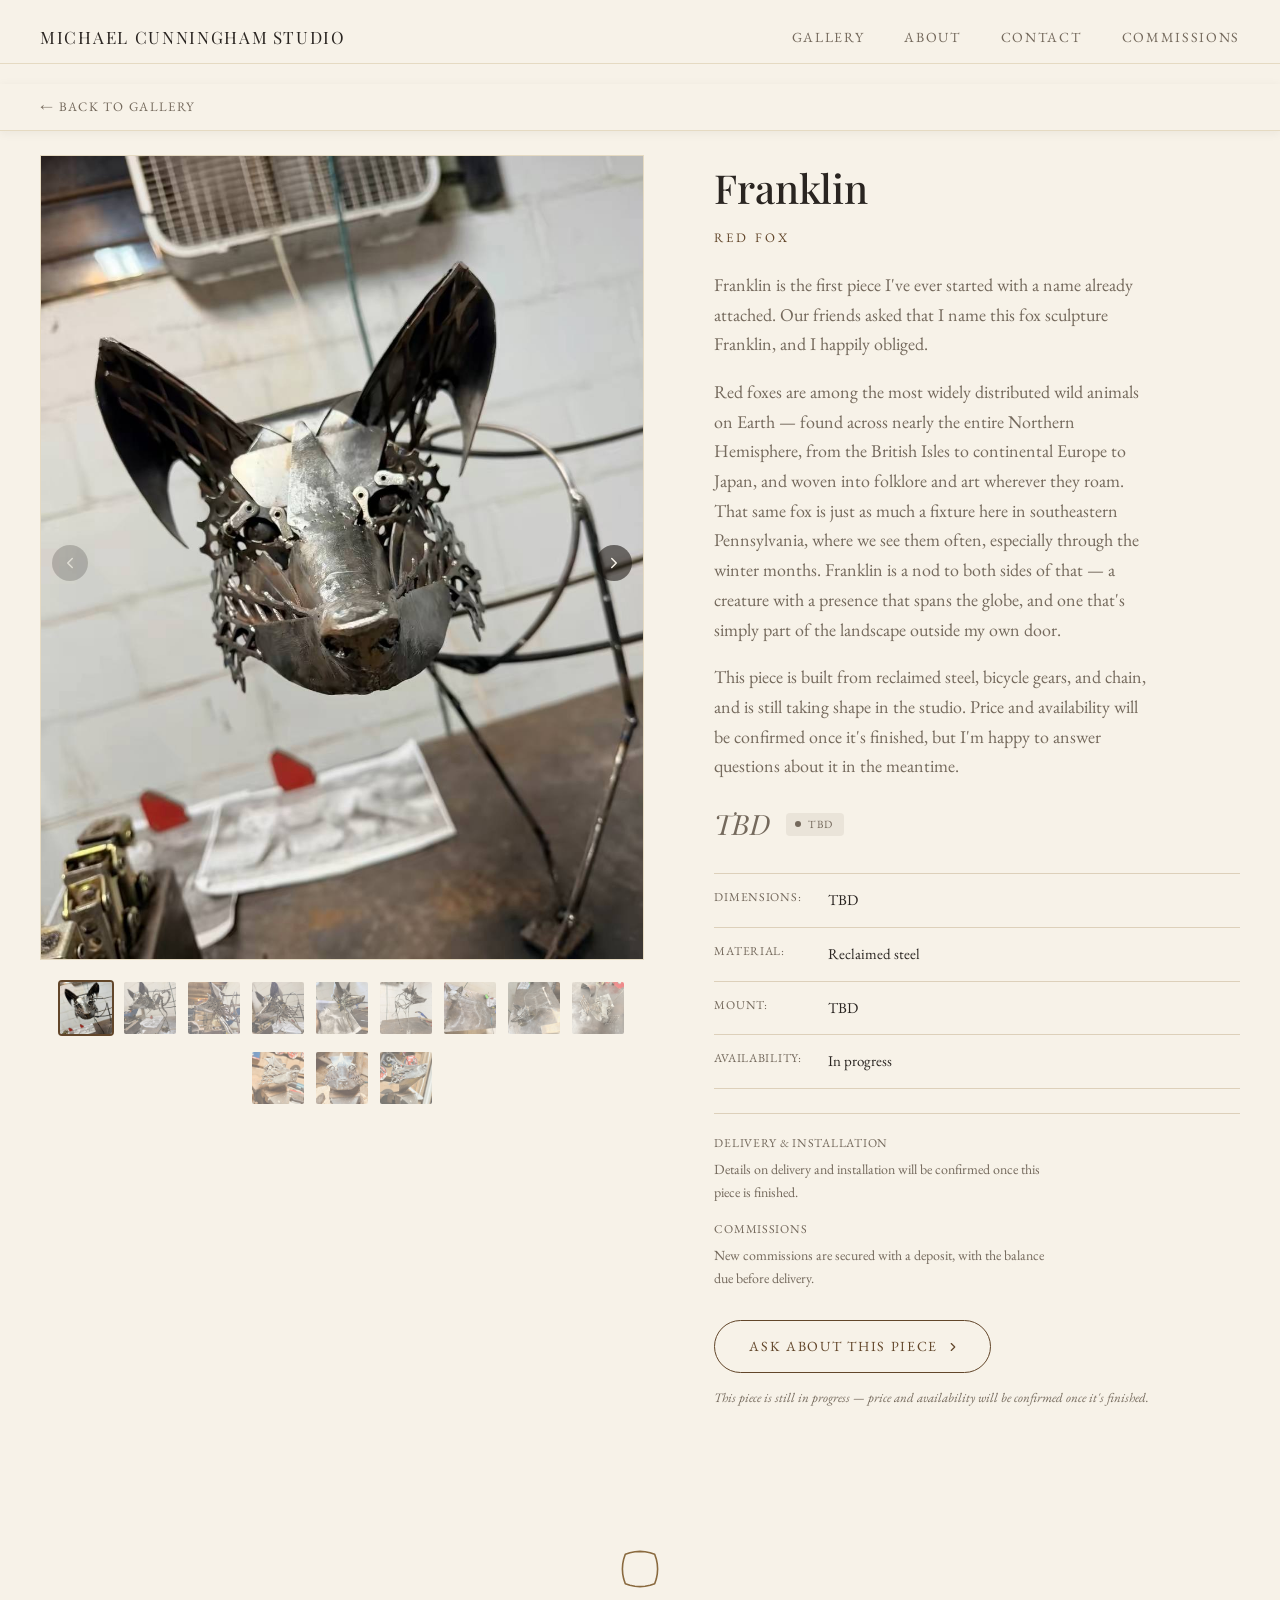
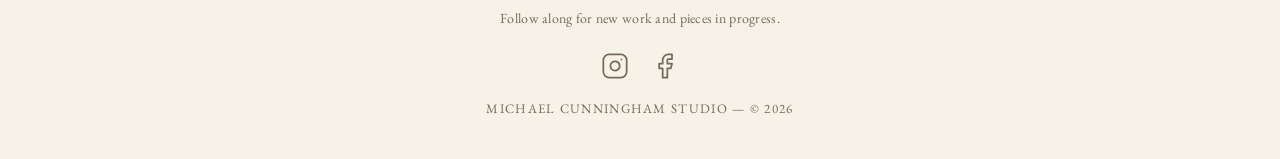
<file: sculptures/franklin-sculpture.html>
<!DOCTYPE html>
<html lang="en">
<head>
<meta charset="UTF-8">
<meta name="viewport" content="width=device-width, initial-scale=1.0">
<title>Franklin — Red Fox Sculpture (In Progress) | Michael Cunningham Studio</title>
<meta name="description" content="Franklin is a Red Fox sculpture currently in progress at Michael Cunningham Studio, built from reclaimed steel, bicycle gears, and chain, and named at the request of the artist's friends and neighbors.">
<link rel="preconnect" href="https://fonts.googleapis.com">
<link href="https://fonts.googleapis.com/css2?family=Playfair+Display:ital,wght@0,400;0,500;0,600;1,400;1,500&family=EB+Garamond:ital,wght@0,400;0,500;1,400&family=Allura&display=swap" rel="stylesheet">
<link rel="stylesheet" href="../styles.css?v=b9db6f68">
</head>
<body>

<div class="site-header">
  <a href="../index.html" class="brand"><span class="brand-name">Michael Cunningham</span><span class="brand-script">Studio</span></a>
  <ul>
    <li><a href="../index.html#shop">Gallery</a></li>
    <li><a href="../index.html#about">About</a></li>
    <li><a href="../index.html#contact">Contact</a></li>
    <li><a href="../index.html#commission" class="nav-cta">Commissions <svg viewBox="0 0 24 24" width="12" height="12" fill="none" stroke="currentColor" stroke-width="2" stroke-linecap="round" stroke-linejoin="round"><polyline points="9 6 15 12 9 18"></polyline></svg></a></li>
  </ul>
  <button class="hamburger" id="menuToggle" aria-expanded="false" aria-controls="mobileMenu" aria-label="Open menu">
    <span></span><span></span><span></span>
  </button>
</div>

<div class="mobile-menu" id="mobileMenu">
  <a href="../index.html#shop">Gallery</a>
  <a href="../index.html#about">About</a>
  <a href="../index.html#contact">Contact</a>
  <a href="../index.html#commission" class="nav-cta">Commissions <svg viewBox="0 0 24 24" width="16" height="16" fill="none" stroke="currentColor" stroke-width="2" stroke-linecap="round" stroke-linejoin="round"><polyline points="9 6 15 12 9 18"></polyline></svg></a>
</div>

<section class="product-hero">
  <div class="wrap">
    <a class="back-link" href="../index.html#progress">&larr; Back to Gallery</a>
    <div class="product-grid">
      <div>
        <div class="piece-gallery-wrap">
        <div class="piece-gallery" data-gallery="franklin-gallery">
          <div class="slide"><img src="../images/franklin-wip-05.jpg" alt="Franklin's head viewed head-on, showing the gear-built eyes and muzzle"></div>
          <div class="slide"><img src="../images/franklin-wip-01.jpg" alt="Franklin, a welded fox sculpture in progress, head and shoulders built from bicycle gears and chain"></div>
          <div class="slide"><img src="../images/franklin-wip-02.jpg" alt="Franklin in progress, close-up of the gear and chain detail forming the face"></div>
          <div class="slide"><img src="../images/franklin-wip-03.jpg" alt="Franklin in progress, side profile of the head with ears and muzzle taking shape"></div>
          <div class="slide"><img src="../images/franklin-wip-04.jpg" alt="Franklin's head held up next to a reference photo of a fox"></div>
          <div class="slide"><img src="../images/franklin-wip-06.jpg" alt="Franklin's head mounted on the developing wire-frame body and legs"></div>
          <div class="slide"><img src="../images/franklin-wip-07.jpg" alt="Franklin's head next to a chalk outline of the body sketched on the work table"></div>
          <div class="slide"><img src="../images/franklin-wip-08.jpg" alt="Franklin's head next to a chalk sketch of the legs and reference photo"></div>
          <div class="slide"><img src="../images/franklin-wip-09.jpg" alt="Close-up of Franklin's muzzle and ear detail before final welding"></div>
          <div class="slide"><img src="../images/franklin-wip-10.jpg" alt="Franklin's head clamped in a vise during construction"></div>
          <div class="slide"><img src="../images/franklin-wip-11.jpg" alt="Franklin's face viewed head-on, showing symmetrical gear eyes"></div>
          <div class="slide"><img src="../images/franklin-wip-12.jpg" alt="Franklin's head and ears from a side angle, clamped in a vise"></div>
        </div>
        <button class="gallery-arrow gallery-arrow--prev" data-gallery-nav="franklin-gallery" data-dir="prev" aria-label="Previous image" disabled>
          <svg viewBox="0 0 24 24" fill="none" stroke="currentColor" stroke-width="2" stroke-linecap="round" stroke-linejoin="round"><polyline points="15 6 9 12 15 18"></polyline></svg>
        </button>
        <button class="gallery-arrow gallery-arrow--next" data-gallery-nav="franklin-gallery" data-dir="next" aria-label="Next image">
          <svg viewBox="0 0 24 24" fill="none" stroke="currentColor" stroke-width="2" stroke-linecap="round" stroke-linejoin="round"><polyline points="9 6 15 12 9 18"></polyline></svg>
        </button>
        </div>
        <div class="gallery-dots" data-gallery-nav="franklin-gallery">
          <button class="dot active" aria-label="Go to image 1"></button>
          <button class="dot" aria-label="Go to image 2"></button>
          <button class="dot" aria-label="Go to image 3"></button>
          <button class="dot" aria-label="Go to image 4"></button>
          <button class="dot" aria-label="Go to image 5"></button>
          <button class="dot" aria-label="Go to image 6"></button>
          <button class="dot" aria-label="Go to image 7"></button>
          <button class="dot" aria-label="Go to image 8"></button>
          <button class="dot" aria-label="Go to image 9"></button>
          <button class="dot" aria-label="Go to image 10"></button>
          <button class="dot" aria-label="Go to image 11"></button>
          <button class="dot" aria-label="Go to image 12"></button>
        </div>
        <div class="gallery-thumbs" data-gallery-nav="franklin-gallery">
          <button class="thumb active" data-thumb-index="0" aria-label="View image 1"><img src="../images/franklin-wip-05.jpg" alt=""></button>
          <button class="thumb" data-thumb-index="1" aria-label="View image 2"><img src="../images/franklin-wip-01.jpg" alt=""></button>
          <button class="thumb" data-thumb-index="2" aria-label="View image 3"><img src="../images/franklin-wip-02.jpg" alt=""></button>
          <button class="thumb" data-thumb-index="3" aria-label="View image 4"><img src="../images/franklin-wip-03.jpg" alt=""></button>
          <button class="thumb" data-thumb-index="4" aria-label="View image 5"><img src="../images/franklin-wip-04.jpg" alt=""></button>
          <button class="thumb" data-thumb-index="5" aria-label="View image 6"><img src="../images/franklin-wip-06.jpg" alt=""></button>
          <button class="thumb" data-thumb-index="6" aria-label="View image 7"><img src="../images/franklin-wip-07.jpg" alt=""></button>
          <button class="thumb" data-thumb-index="7" aria-label="View image 8"><img src="../images/franklin-wip-08.jpg" alt=""></button>
          <button class="thumb" data-thumb-index="8" aria-label="View image 9"><img src="../images/franklin-wip-09.jpg" alt=""></button>
          <button class="thumb" data-thumb-index="9" aria-label="View image 10"><img src="../images/franklin-wip-10.jpg" alt=""></button>
          <button class="thumb" data-thumb-index="10" aria-label="View image 11"><img src="../images/franklin-wip-11.jpg" alt=""></button>
          <button class="thumb" data-thumb-index="11" aria-label="View image 12"><img src="../images/franklin-wip-12.jpg" alt=""></button>
        </div>
      </div>
      <div>
        <h1 style="font-size:40px; margin-bottom:6px;">Franklin</h1>
        <div class="eyebrow">Red Fox</div>
        <p style="color:var(--ink-soft); max-width:48ch; margin-bottom:16px;">Franklin is the first piece I've ever started with a name already attached. Our friends asked that I name this fox sculpture Franklin, and I happily obliged.</p>
        <p style="color:var(--ink-soft); max-width:48ch; margin-bottom:16px;">Red foxes are among the most widely distributed wild animals on Earth — found across nearly the entire Northern Hemisphere, from the British Isles to continental Europe to Japan, and woven into folklore and art wherever they roam. That same fox is just as much a fixture here in southeastern Pennsylvania, where we see them often, especially through the winter months. Franklin is a nod to both sides of that — a creature with a presence that spans the globe, and one that's simply part of the landscape outside my own door.</p>
        <p style="color:var(--ink-soft); max-width:48ch; margin-bottom:20px;">This piece is built from reclaimed steel, bicycle gears, and chain, and is still taking shape in the studio. Price and availability will be confirmed once it's finished, but I'm happy to answer questions about it in the meantime.</p>
        <div class="price-row">
          <div class="price-tag" style="color:var(--ink-soft);">TBD</div>
          <span class="status-tag status-tag--tbd">TBD</span>
        </div>
        <div class="spec-list">
          <div class="spec-row"><span>Dimensions:</span><span>TBD</span></div>
          <div class="spec-row"><span>Material:</span><span>Reclaimed steel</span></div>
          <div class="spec-row"><span>Mount:</span><span>TBD</span></div>
          <div class="spec-row"><span>Availability:</span><span>In progress</span></div>
        </div>
        <div class="info-notes">
          <div class="info-note">
            <span class="info-note-label">Delivery &amp; Installation</span>
            <p>Details on delivery and installation will be confirmed once this piece is finished.</p>
          </div>
          <div class="info-note">
            <span class="info-note-label">Commissions</span>
            <p>New commissions are secured with a deposit, with the balance due before delivery.</p>
          </div>
        </div>
        <a class="commission-cta" style="margin-top:30px;" href="../index.html?commission=Franklin#contact">Ask About This Piece <svg viewBox="0 0 24 24" width="14" height="14" fill="none" stroke="currentColor" stroke-width="2" stroke-linecap="round" stroke-linejoin="round"><polyline points="9 6 15 12 9 18"></polyline></svg></a>
        <div class="purchase-note">This piece is still in progress — price and availability will be confirmed once it's finished.</div>
      </div>
    </div>
  </div>
</section>

<footer>
      <svg class="shape-morph-svg" viewBox="0 0 100 100" aria-hidden="true">
        <polygon points="50.00,6.00 64.67,6.00 79.33,6.00 94.00,6.00 94.00,20.67 94.00,35.33 94.00,50.00 94.00,64.67 94.00,79.33 94.00,94.00 79.33,94.00 64.67,94.00 50.00,94.00 35.33,94.00 20.67,94.00 6.00,94.00 6.00,79.33 6.00,64.67 6.00,50.00 6.00,35.33 6.00,20.67 6.00,6.00 20.67,6.00 35.33,6.00">
          <animate
            attributeName="points"
            dur="10s"
            repeatCount="indefinite"
            calcMode="linear"
            keyTimes="0;0.2;0.4;0.6;0.8;1"
            values="50.00,6.00 64.67,6.00 79.33,6.00 94.00,6.00 94.00,20.67 94.00,35.33 94.00,50.00 94.00,64.67 94.00,79.33 94.00,94.00 79.33,94.00 64.67,94.00 50.00,94.00 35.33,94.00 20.67,94.00 6.00,94.00 6.00,79.33 6.00,64.67 6.00,50.00 6.00,35.33 6.00,20.67 6.00,6.00 20.67,6.00 35.33,6.00;
                    50.00,6.00 61.39,7.50 72.00,11.89 81.11,18.89 88.11,28.00 92.50,38.61 94.00,50.00 92.50,61.39 88.11,72.00 81.11,81.11 72.00,88.11 61.39,92.50 50.00,94.00 38.61,92.50 28.00,88.11 18.89,81.11 11.89,72.00 7.50,61.39 6.00,50.00 7.50,38.61 11.89,28.00 18.89,18.89 28.00,11.89 38.61,7.50;
                    50.00,11.89 55.50,21.42 61.00,30.95 66.50,40.47 72.00,50.00 77.50,59.53 83.00,69.05 88.50,78.58 94.00,88.11 83.00,88.11 72.00,88.11 61.00,88.11 50.00,88.11 39.00,88.11 28.00,88.11 17.00,88.11 6.00,88.11 11.50,78.58 17.00,69.05 22.50,59.53 28.00,50.00 33.50,40.47 39.00,30.95 44.50,21.42;
                    50.00,6.00 54.28,13.33 58.56,20.67 62.83,28.00 67.11,35.33 71.39,42.67 75.67,50.00 71.39,57.33 67.11,64.67 62.83,72.00 58.56,79.33 54.28,86.67 50.00,94.00 45.72,86.67 41.44,79.33 37.17,72.00 32.89,64.67 28.61,57.33 24.33,50.00 28.61,42.67 32.89,35.33 37.17,28.00 41.44,20.67 45.72,13.33;
                    50.00,28.83 50.76,25.22 55.50,17.12 65.56,10.67 78.58,10.96 89.65,18.91 94.00,31.58 89.65,45.19 78.58,57.71 65.56,69.00 55.50,79.04 50.76,86.51 50.00,89.33 49.24,86.51 44.50,79.04 34.44,69.00 21.42,57.71 10.35,45.19 6.00,31.58 10.35,18.91 21.42,10.96 34.44,10.67 44.50,17.12 49.24,25.22;
                    50.00,6.00 64.67,6.00 79.33,6.00 94.00,6.00 94.00,20.67 94.00,35.33 94.00,50.00 94.00,64.67 94.00,79.33 94.00,94.00 79.33,94.00 64.67,94.00 50.00,94.00 35.33,94.00 20.67,94.00 6.00,94.00 6.00,79.33 6.00,64.67 6.00,50.00 6.00,35.33 6.00,20.67 6.00,6.00 20.67,6.00 35.33,6.00"
          />
        </polygon>
      </svg>
  <div class="footer-follow">Follow along for new work and pieces in progress.</div>
  <div class="footer-social">
    <a href="https://www.instagram.com/mc.sculpture" target="_blank" rel="noopener" aria-label="Michael Cunningham Studio on Instagram">
      <svg viewBox="0 0 24 24" fill="none" stroke="currentColor" stroke-width="1.5" stroke-linecap="round" stroke-linejoin="round"><rect x="2" y="2" width="20" height="20" rx="5" ry="5"></rect><path d="M16 11.37A4 4 0 1 1 12.63 8 4 4 0 0 1 16 11.37z"></path><line x1="17.5" y1="6.5" x2="17.51" y2="6.5"></line></svg>
    </a>
    <a href="https://www.facebook.com/share/1DUU7fXL3t/?mibextid=wwXIfr" target="_blank" rel="noopener" aria-label="Michael Cunningham Studio on Facebook">
      <svg viewBox="0 0 24 24" fill="none" stroke="currentColor" stroke-width="1.5" stroke-linecap="round" stroke-linejoin="round"><path d="M18 2h-3a5 5 0 0 0-5 5v3H7v4h3v8h4v-8h3l1-4h-4V7a1 1 0 0 1 1-1h3z"></path></svg>
    </a>
  </div>
  <div>Michael Cunningham Studio — © 2026</div>
</footer>

<script>
  // Prefill the contact message if arriving from this page's inquiry link
  (function(){
    const params = new URLSearchParams(window.location.search);
    const item = params.get('item');
    const commission = params.get('commission');
    const msg = document.getElementById('message');
    if (!msg) return;
    if (item) {
      msg.value = "I'm interested in purchasing: " + decodeURIComponent(item);
    } else if (commission) {
      msg.value = "I'm interested in a commission similar to: " + decodeURIComponent(commission);
    } else {
      msg.value = '';
    }
  })();

  const menuToggle = document.getElementById('menuToggle');
  const mobileMenu = document.getElementById('mobileMenu');
  function closeMenu(){
    menuToggle.setAttribute('aria-expanded','false');
    mobileMenu.classList.remove('open');
    menuToggle.setAttribute('aria-label','Open menu');
  }
  function openMenu(){
    menuToggle.setAttribute('aria-expanded','true');
    mobileMenu.classList.add('open');
    menuToggle.setAttribute('aria-label','Close menu');
  }
  menuToggle.addEventListener('click', ()=>{
    const isOpen = menuToggle.getAttribute('aria-expanded') === 'true';
    isOpen ? closeMenu() : openMenu();
  });
  mobileMenu.querySelectorAll('a').forEach(a=>a.addEventListener('click', closeMenu));
  document.addEventListener('keydown', (e)=>{ if(e.key === 'Escape') closeMenu(); });

  const revealEls = document.querySelectorAll('.reveal');
  const io = new IntersectionObserver((entries)=>{
    entries.forEach(e=>{
      if(e.isIntersecting){ e.target.classList.add('in'); io.unobserve(e.target); }
    });
  }, {threshold:0.15});
  revealEls.forEach(el=>io.observe(el));

  // Side-scrolling piece gallery with dot indicator
  const prefersReducedMotion = window.matchMedia('(prefers-reduced-motion: reduce)').matches;
  if (prefersReducedMotion) {
    document.querySelectorAll('.shape-morph-svg animate').forEach(el => el.setAttribute('begin', 'indefinite'));
  }
  document.querySelectorAll('.piece-gallery').forEach(gallery=>{
    const galleryId = gallery.dataset.gallery;
    const slides = Array.from(gallery.querySelectorAll('.slide'));
    const dotsWrap = document.querySelector(`.gallery-dots[data-gallery-nav="${galleryId}"]`);
    const dots = dotsWrap ? Array.from(dotsWrap.querySelectorAll('.dot')) : [];
    const thumbsWrap = document.querySelector(`.gallery-thumbs[data-gallery-nav="${galleryId}"]`);
    const thumbs = thumbsWrap ? Array.from(thumbsWrap.querySelectorAll('.thumb')) : [];
    const prevArrow = document.querySelector(`.gallery-arrow--prev[data-gallery-nav="${galleryId}"]`);
    const nextArrow = document.querySelector(`.gallery-arrow--next[data-gallery-nav="${galleryId}"]`);
    gallery.querySelectorAll('img').forEach(img=> img.addEventListener('dragstart', e=> e.preventDefault()));

    function setActive(index){
      dots.forEach((d,i)=>d.classList.toggle('active', i === index));
      thumbs.forEach((t,i)=>t.classList.toggle('active', i === index));
      if (prevArrow) prevArrow.disabled = index === 0;
      if (nextArrow) nextArrow.disabled = index === slides.length - 1;
    }

    function closestSlideIndex(){
      const galleryRect = gallery.getBoundingClientRect();
      const galleryCenter = galleryRect.left + galleryRect.width / 2;
      let closest = 0, closestDist = Infinity;
      slides.forEach((s,i)=>{
        const r = s.getBoundingClientRect();
        const dist = Math.abs((r.left + r.width / 2) - galleryCenter);
        if (dist < closestDist) { closestDist = dist; closest = i; }
      });
      return closest;
    }

    let ticking = false;
    gallery.addEventListener('scroll', ()=>{
      if (!ticking) {
        requestAnimationFrame(()=>{ setActive(closestSlideIndex()); ticking = false; });
        ticking = true;
      }
    }, { passive: true });

    dots.forEach((dot,i)=>{
      dot.addEventListener('click', ()=>{
        slides[i].scrollIntoView({ behavior: prefersReducedMotion ? 'auto' : 'smooth', inline: 'center', block: 'nearest' });
      });
    });
    thumbs.forEach((thumb,i)=>{
      thumb.addEventListener('click', ()=>{
        slides[i].scrollIntoView({ behavior: prefersReducedMotion ? 'auto' : 'smooth', inline: 'center', block: 'nearest' });
      });
    });

    function goToSlide(index){
      const clamped = Math.max(0, Math.min(slides.length - 1, index));
      slides[clamped].scrollIntoView({ behavior: prefersReducedMotion ? 'auto' : 'smooth', inline: 'center', block: 'nearest' });
    }
    if (prevArrow) prevArrow.addEventListener('click', ()=> goToSlide(closestSlideIndex() - 1));
    if (nextArrow) nextArrow.addEventListener('click', ()=> goToSlide(closestSlideIndex() + 1));

    // Desktop drag-to-scroll (mice have no native horizontal scroll).
    // Touch is intentionally excluded here — it already gets smooth,
    // native horizontal scrolling, and capturing touch pointers for
    // this was fighting the browser's vertical page-scroll handling.
    let isDown = false, startX = 0, startScroll = 0;
    gallery.addEventListener('pointerdown', (e)=>{
      if (e.pointerType !== 'mouse') return;
      isDown = true;
      gallery.classList.add('dragging');
      startX = e.clientX;
      startScroll = gallery.scrollLeft;
      gallery.setPointerCapture(e.pointerId);
    });
    gallery.addEventListener('pointermove', (e)=>{
      if (e.pointerType !== 'mouse') return;
      if (!isDown) return;
      gallery.scrollLeft = startScroll - (e.clientX - startX);
    });
    function endDrag(e){
      if (e && e.pointerType && e.pointerType !== 'mouse') return;
      if (!isDown) return;
      isDown = false;
      gallery.classList.remove('dragging');
      const nearest = closestSlideIndex();
      slides[nearest].scrollIntoView({ behavior: prefersReducedMotion ? 'auto' : 'smooth', inline: 'center', block: 'nearest' });
    }
    gallery.addEventListener('pointerup', endDrag);
    gallery.addEventListener('pointerleave', endDrag);
  });
</script>

</body>
</html>
</file>
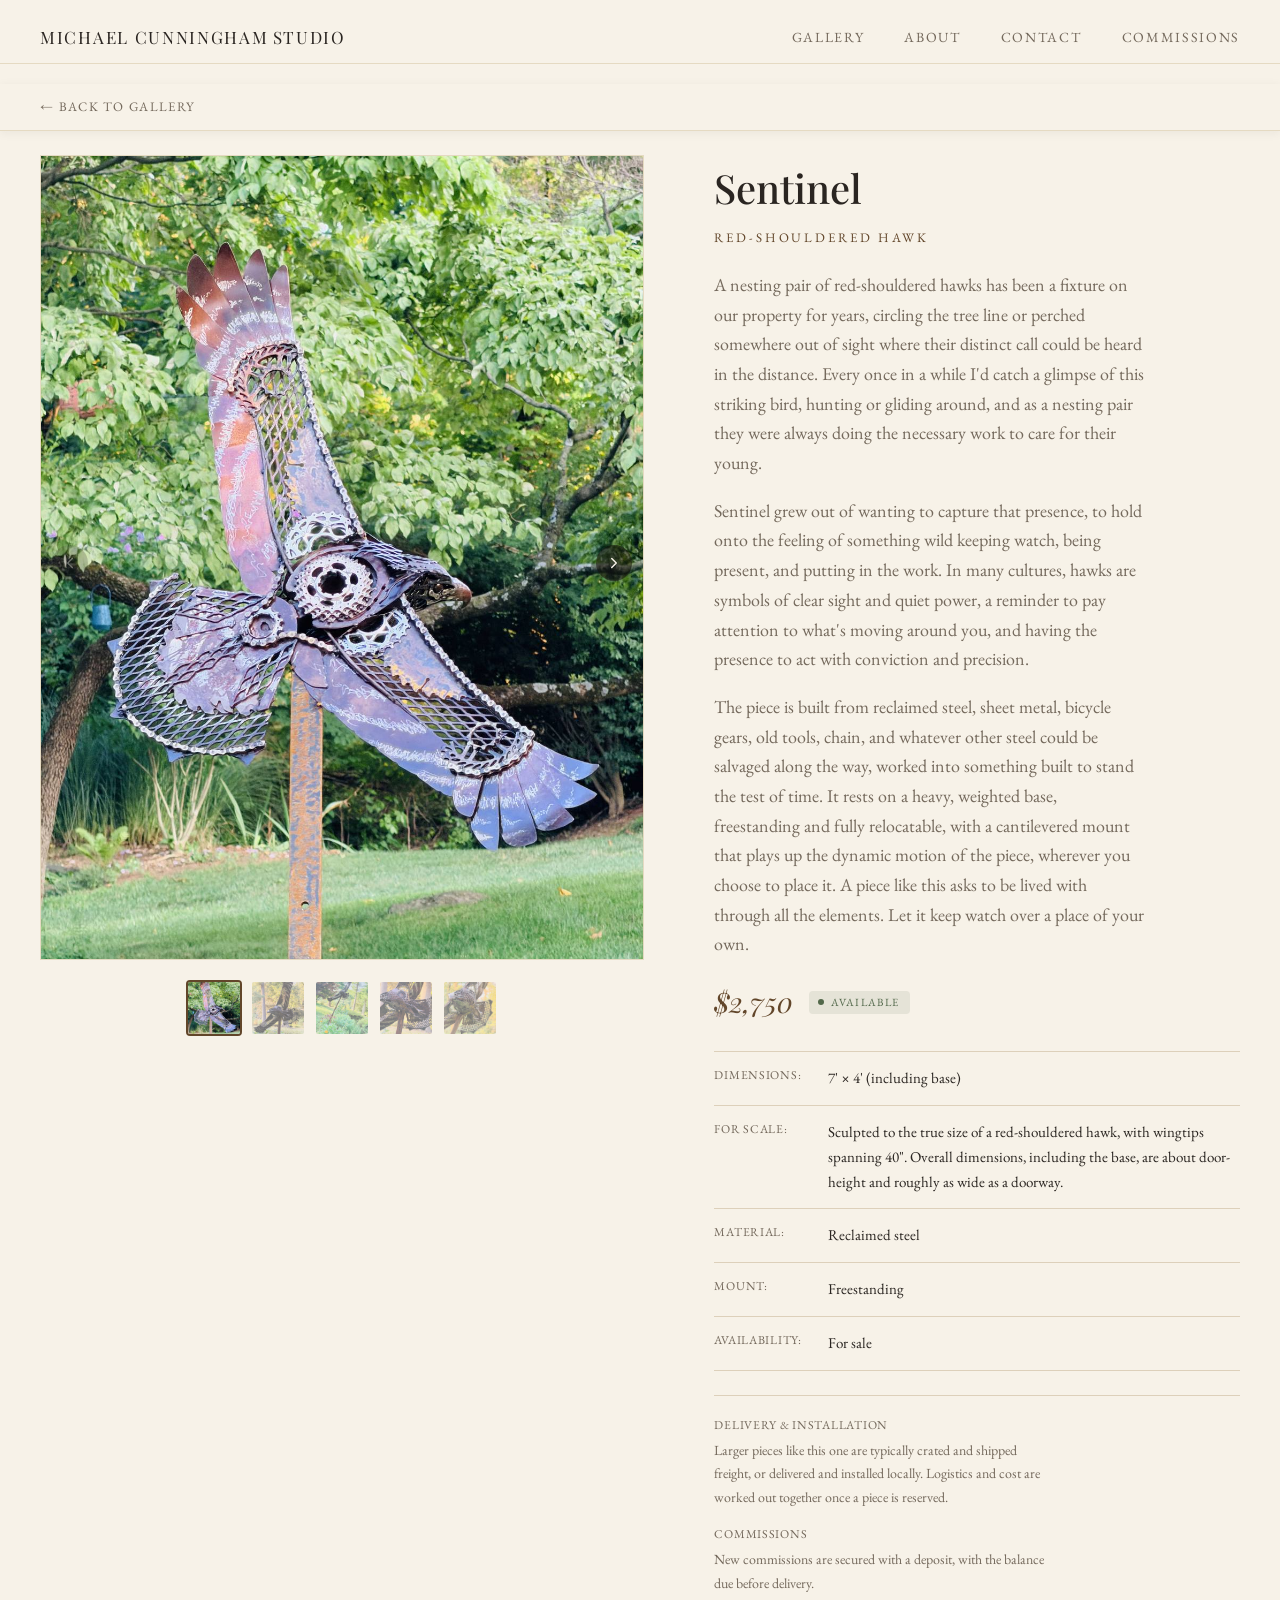
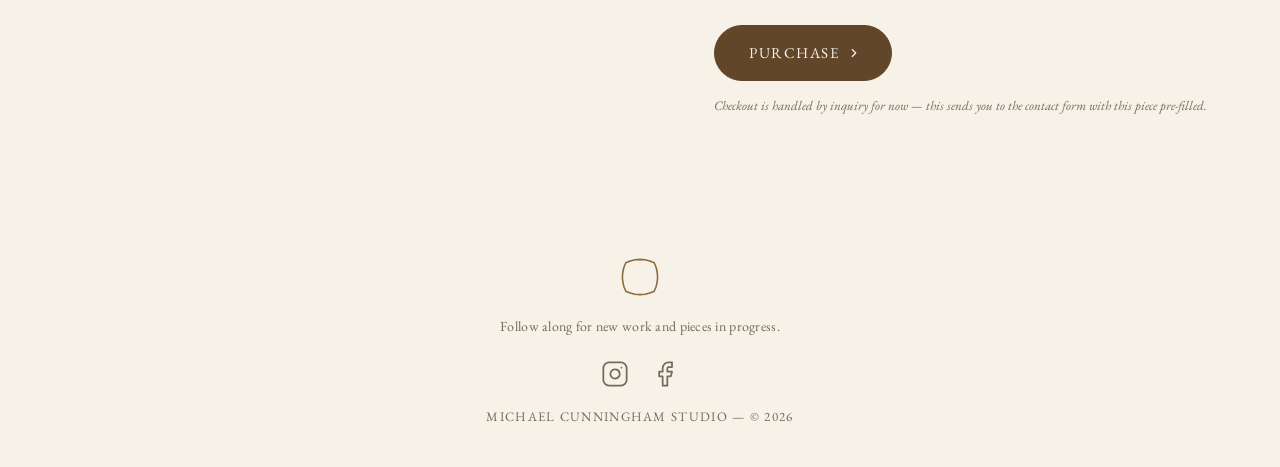
<file: sculptures/hawk-metal-sculpture.html>
<!DOCTYPE html>
<html lang="en">
<head>
<meta charset="UTF-8">
<meta name="viewport" content="width=device-width, initial-scale=1.0">
<title>Sentinel — Hawk Metal Sculpture | Michael Cunningham Studio</title>
<meta name="description" content="Sentinel is a true-to-scale Red-Shouldered Hawk sculpture by Michael Cunningham Studio, inspired by the nesting pair that has watched over the artist's property for years. Available for purchase or by commission.">
<link rel="preconnect" href="https://fonts.googleapis.com">
<link href="https://fonts.googleapis.com/css2?family=Playfair+Display:ital,wght@0,400;0,500;0,600;1,400;1,500&family=EB+Garamond:ital,wght@0,400;0,500;1,400&family=Allura&display=swap" rel="stylesheet">
<link rel="stylesheet" href="../styles.css?v=b9db6f68">
</head>
<body>

<div class="site-header">
  <a href="../index.html" class="brand"><span class="brand-name">Michael Cunningham</span><span class="brand-script">Studio</span></a>
  <ul>
    <li><a href="../index.html#shop">Gallery</a></li>
    <li><a href="../index.html#about">About</a></li>
    <li><a href="../index.html#contact">Contact</a></li>
    <li><a href="../index.html#commission" class="nav-cta">Commissions <svg viewBox="0 0 24 24" width="12" height="12" fill="none" stroke="currentColor" stroke-width="2" stroke-linecap="round" stroke-linejoin="round"><polyline points="9 6 15 12 9 18"></polyline></svg></a></li>
  </ul>
  <button class="hamburger" id="menuToggle" aria-expanded="false" aria-controls="mobileMenu" aria-label="Open menu">
    <span></span><span></span><span></span>
  </button>
</div>

<div class="mobile-menu" id="mobileMenu">
  <a href="../index.html#shop">Gallery</a>
  <a href="../index.html#about">About</a>
  <a href="../index.html#contact">Contact</a>
  <a href="../index.html#commission" class="nav-cta">Commissions <svg viewBox="0 0 24 24" width="16" height="16" fill="none" stroke="currentColor" stroke-width="2" stroke-linecap="round" stroke-linejoin="round"><polyline points="9 6 15 12 9 18"></polyline></svg></a>
</div>

<section class="product-hero">
  <div class="wrap">
    <a class="back-link" href="../index.html#shop">&larr; Back to Gallery</a>
    <div class="product-grid">
      <div>
        <div class="piece-gallery-wrap">
        <div class="piece-gallery" data-gallery="sentinel-gallery">
          <div class="slide">
            <img src="../images/sentinel-flight-2.jpg" alt="Sentinel viewed from below in flight, showing bicycle gears and chain worked into the wings">
          </div>
          <div class="slide">
            <img src="../images/sentinel-flight-1.jpg" alt="Sentinel, a welded hawk sculpture with wings raised, mounted in a wooded garden">
          </div>
          <div class="slide">
            <img src="../images/sentinel-hero.jpg" alt="Sentinel, a welded hawk sculpture in flight, mounted in a garden">
          </div>
          <div class="slide">
            <img src="../images/sentinel-head-detail.jpg" alt="Close-up of Sentinel's head, showing bicycle gears, chain, and welded feather detail" style="object-position:left center;">
          </div>
          <div class="slide">
            <img src="../images/sentinel-detail.jpg" alt="Close-up detail of Sentinel showing bicycle gears, chain, and expanded metal feather work">
          </div>
        </div>
        <button class="gallery-arrow gallery-arrow--prev" data-gallery-nav="sentinel-gallery" data-dir="prev" aria-label="Previous image" disabled>
          <svg viewBox="0 0 24 24" fill="none" stroke="currentColor" stroke-width="2" stroke-linecap="round" stroke-linejoin="round"><polyline points="15 6 9 12 15 18"></polyline></svg>
        </button>
        <button class="gallery-arrow gallery-arrow--next" data-gallery-nav="sentinel-gallery" data-dir="next" aria-label="Next image">
          <svg viewBox="0 0 24 24" fill="none" stroke="currentColor" stroke-width="2" stroke-linecap="round" stroke-linejoin="round"><polyline points="9 6 15 12 9 18"></polyline></svg>
        </button>
        </div>
        <div class="gallery-dots" data-gallery-nav="sentinel-gallery">
          <button class="dot active" aria-label="Go to image 1"></button>
          <button class="dot" aria-label="Go to image 2"></button>
          <button class="dot" aria-label="Go to image 3"></button>
          <button class="dot" aria-label="Go to image 4"></button>
          <button class="dot" aria-label="Go to image 5"></button>
        </div>
        <div class="gallery-thumbs" data-gallery-nav="sentinel-gallery">
          <button class="thumb active" data-thumb-index="0" aria-label="View image 1"><img src="../images/sentinel-flight-2.jpg" alt=""></button>
          <button class="thumb" data-thumb-index="1" aria-label="View image 2"><img src="../images/sentinel-flight-1.jpg" alt=""></button>
          <button class="thumb" data-thumb-index="2" aria-label="View image 3"><img src="../images/sentinel-hero.jpg" alt=""></button>
          <button class="thumb" data-thumb-index="3" aria-label="View image 4"><img src="../images/sentinel-head-detail.jpg" alt=""></button>
          <button class="thumb" data-thumb-index="4" aria-label="View image 5"><img src="../images/sentinel-detail.jpg" alt=""></button>
        </div>
      </div>
      <div>
        <h1 style="font-size:40px; margin-bottom:6px;">Sentinel</h1>
        <div class="eyebrow">Red-Shouldered Hawk</div>
        <p style="color:var(--ink-soft); max-width:48ch; margin-bottom:16px;">A nesting pair of red-shouldered hawks has been a fixture on our property for years, circling the tree line or perched somewhere out of sight where their distinct call could be heard in the distance. Every once in a while I'd catch a glimpse of this striking bird, hunting or gliding around, and as a nesting pair they were always doing the necessary work to care for their young.</p>
        <p style="color:var(--ink-soft); max-width:48ch; margin-bottom:16px;">Sentinel grew out of wanting to capture that presence, to hold onto the feeling of something wild keeping watch, being present, and putting in the work. In many cultures, hawks are symbols of clear sight and quiet power, a reminder to pay attention to what's moving around you, and having the presence to act with conviction and precision.</p>
        <p style="color:var(--ink-soft); max-width:48ch; margin-bottom:20px;">The piece is built from reclaimed steel, sheet metal, bicycle gears, old tools, chain, and whatever other steel could be salvaged along the way, worked into something built to stand the test of time. It rests on a heavy, weighted base, freestanding and fully relocatable, with a cantilevered mount that plays up the dynamic motion of the piece, wherever you choose to place it. A piece like this asks to be lived with through all the elements. Let it keep watch over a place of your own.</p>
        <div class="price-row">
          <div class="price-tag">$2,750</div>
          <span class="status-tag status-tag--available">Available</span>
        </div>
        <div class="spec-list">
          <div class="spec-row"><span>Dimensions:</span><span>7' × 4' (including base)</span></div>
          <div class="spec-row"><span>For scale:</span><span>Sculpted to the true size of a red-shouldered hawk, with wingtips spanning 40". Overall dimensions, including the base, are about door-height and roughly as wide as a doorway.</span></div>
          <div class="spec-row"><span>Material:</span><span>Reclaimed steel</span></div>
          <div class="spec-row"><span>Mount:</span><span>Freestanding</span></div>
          <div class="spec-row"><span>Availability:</span><span>For sale</span></div>
        </div>
        <div class="info-notes">
          <div class="info-note">
            <span class="info-note-label">Delivery &amp; Installation</span>
            <p>Larger pieces like this one are typically crated and shipped freight, or delivered and installed locally. Logistics and cost are worked out together once a piece is reserved.</p>
          </div>
          <div class="info-note">
            <span class="info-note-label">Commissions</span>
            <p>New commissions are secured with a deposit, with the balance due before delivery.</p>
          </div>
        </div>
        <a class="purchase-btn" href="../index.html?item=Sentinel#contact">Purchase <svg viewBox="0 0 24 24" width="14" height="14" fill="none" stroke="currentColor" stroke-width="2" stroke-linecap="round" stroke-linejoin="round"><polyline points="9 6 15 12 9 18"></polyline></svg></a>
        <div class="purchase-note">Checkout is handled by inquiry for now — this sends you to the contact form with this piece pre-filled.</div>
      </div>
    </div>
  </div>
</section>

<footer>
      <svg class="shape-morph-svg" viewBox="0 0 100 100" aria-hidden="true">
        <polygon points="50.00,6.00 64.67,6.00 79.33,6.00 94.00,6.00 94.00,20.67 94.00,35.33 94.00,50.00 94.00,64.67 94.00,79.33 94.00,94.00 79.33,94.00 64.67,94.00 50.00,94.00 35.33,94.00 20.67,94.00 6.00,94.00 6.00,79.33 6.00,64.67 6.00,50.00 6.00,35.33 6.00,20.67 6.00,6.00 20.67,6.00 35.33,6.00">
          <animate
            attributeName="points"
            dur="10s"
            repeatCount="indefinite"
            calcMode="linear"
            keyTimes="0;0.2;0.4;0.6;0.8;1"
            values="50.00,6.00 64.67,6.00 79.33,6.00 94.00,6.00 94.00,20.67 94.00,35.33 94.00,50.00 94.00,64.67 94.00,79.33 94.00,94.00 79.33,94.00 64.67,94.00 50.00,94.00 35.33,94.00 20.67,94.00 6.00,94.00 6.00,79.33 6.00,64.67 6.00,50.00 6.00,35.33 6.00,20.67 6.00,6.00 20.67,6.00 35.33,6.00;
                    50.00,6.00 61.39,7.50 72.00,11.89 81.11,18.89 88.11,28.00 92.50,38.61 94.00,50.00 92.50,61.39 88.11,72.00 81.11,81.11 72.00,88.11 61.39,92.50 50.00,94.00 38.61,92.50 28.00,88.11 18.89,81.11 11.89,72.00 7.50,61.39 6.00,50.00 7.50,38.61 11.89,28.00 18.89,18.89 28.00,11.89 38.61,7.50;
                    50.00,11.89 55.50,21.42 61.00,30.95 66.50,40.47 72.00,50.00 77.50,59.53 83.00,69.05 88.50,78.58 94.00,88.11 83.00,88.11 72.00,88.11 61.00,88.11 50.00,88.11 39.00,88.11 28.00,88.11 17.00,88.11 6.00,88.11 11.50,78.58 17.00,69.05 22.50,59.53 28.00,50.00 33.50,40.47 39.00,30.95 44.50,21.42;
                    50.00,6.00 54.28,13.33 58.56,20.67 62.83,28.00 67.11,35.33 71.39,42.67 75.67,50.00 71.39,57.33 67.11,64.67 62.83,72.00 58.56,79.33 54.28,86.67 50.00,94.00 45.72,86.67 41.44,79.33 37.17,72.00 32.89,64.67 28.61,57.33 24.33,50.00 28.61,42.67 32.89,35.33 37.17,28.00 41.44,20.67 45.72,13.33;
                    50.00,28.83 50.76,25.22 55.50,17.12 65.56,10.67 78.58,10.96 89.65,18.91 94.00,31.58 89.65,45.19 78.58,57.71 65.56,69.00 55.50,79.04 50.76,86.51 50.00,89.33 49.24,86.51 44.50,79.04 34.44,69.00 21.42,57.71 10.35,45.19 6.00,31.58 10.35,18.91 21.42,10.96 34.44,10.67 44.50,17.12 49.24,25.22;
                    50.00,6.00 64.67,6.00 79.33,6.00 94.00,6.00 94.00,20.67 94.00,35.33 94.00,50.00 94.00,64.67 94.00,79.33 94.00,94.00 79.33,94.00 64.67,94.00 50.00,94.00 35.33,94.00 20.67,94.00 6.00,94.00 6.00,79.33 6.00,64.67 6.00,50.00 6.00,35.33 6.00,20.67 6.00,6.00 20.67,6.00 35.33,6.00"
          />
        </polygon>
      </svg>
  <div class="footer-follow">Follow along for new work and pieces in progress.</div>
  <div class="footer-social">
    <a href="https://www.instagram.com/mc.sculpture" target="_blank" rel="noopener" aria-label="Michael Cunningham Studio on Instagram">
      <svg viewBox="0 0 24 24" fill="none" stroke="currentColor" stroke-width="1.5" stroke-linecap="round" stroke-linejoin="round"><rect x="2" y="2" width="20" height="20" rx="5" ry="5"></rect><path d="M16 11.37A4 4 0 1 1 12.63 8 4 4 0 0 1 16 11.37z"></path><line x1="17.5" y1="6.5" x2="17.51" y2="6.5"></line></svg>
    </a>
    <a href="https://www.facebook.com/share/1DUU7fXL3t/?mibextid=wwXIfr" target="_blank" rel="noopener" aria-label="Michael Cunningham Studio on Facebook">
      <svg viewBox="0 0 24 24" fill="none" stroke="currentColor" stroke-width="1.5" stroke-linecap="round" stroke-linejoin="round"><path d="M18 2h-3a5 5 0 0 0-5 5v3H7v4h3v8h4v-8h3l1-4h-4V7a1 1 0 0 1 1-1h3z"></path></svg>
    </a>
  </div>
  <div>Michael Cunningham Studio — © 2026</div>
</footer>

<script>
  // Prefill the contact message if arriving from a product page's Purchase link
  (function(){
    const params = new URLSearchParams(window.location.search);
    const item = params.get('item');
    if (item) {
      const msg = document.getElementById('message');
      if (msg) msg.value = "I'm interested in purchasing: " + decodeURIComponent(item);
    }
  })();

  const menuToggle = document.getElementById('menuToggle');
  const mobileMenu = document.getElementById('mobileMenu');
  function closeMenu(){
    menuToggle.setAttribute('aria-expanded','false');
    mobileMenu.classList.remove('open');
    menuToggle.setAttribute('aria-label','Open menu');
  }
  function openMenu(){
    menuToggle.setAttribute('aria-expanded','true');
    mobileMenu.classList.add('open');
    menuToggle.setAttribute('aria-label','Close menu');
  }
  menuToggle.addEventListener('click', ()=>{
    const isOpen = menuToggle.getAttribute('aria-expanded') === 'true';
    isOpen ? closeMenu() : openMenu();
  });
  mobileMenu.querySelectorAll('a').forEach(a=>a.addEventListener('click', closeMenu));
  document.addEventListener('keydown', (e)=>{ if(e.key === 'Escape') closeMenu(); });

  const revealEls = document.querySelectorAll('.reveal');
  const io = new IntersectionObserver((entries)=>{
    entries.forEach(e=>{
      if(e.isIntersecting){ e.target.classList.add('in'); io.unobserve(e.target); }
    });
  }, {threshold:0.15});
  revealEls.forEach(el=>io.observe(el));

  // Side-scrolling piece gallery with dot indicator
  const prefersReducedMotion = window.matchMedia('(prefers-reduced-motion: reduce)').matches;
  if (prefersReducedMotion) {
    document.querySelectorAll('.shape-morph-svg animate').forEach(el => el.setAttribute('begin', 'indefinite'));
  }
  document.querySelectorAll('.piece-gallery').forEach(gallery=>{
    const galleryId = gallery.dataset.gallery;
    const slides = Array.from(gallery.querySelectorAll('.slide'));
    const dotsWrap = document.querySelector(`.gallery-dots[data-gallery-nav="${galleryId}"]`);
    const dots = dotsWrap ? Array.from(dotsWrap.querySelectorAll('.dot')) : [];
    const thumbsWrap = document.querySelector(`.gallery-thumbs[data-gallery-nav="${galleryId}"]`);
    const thumbs = thumbsWrap ? Array.from(thumbsWrap.querySelectorAll('.thumb')) : [];
    const prevArrow = document.querySelector(`.gallery-arrow--prev[data-gallery-nav="${galleryId}"]`);
    const nextArrow = document.querySelector(`.gallery-arrow--next[data-gallery-nav="${galleryId}"]`);
    gallery.querySelectorAll('img').forEach(img=> img.addEventListener('dragstart', e=> e.preventDefault()));

    function setActive(index){
      dots.forEach((d,i)=>d.classList.toggle('active', i === index));
      thumbs.forEach((t,i)=>t.classList.toggle('active', i === index));
      if (prevArrow) prevArrow.disabled = index === 0;
      if (nextArrow) nextArrow.disabled = index === slides.length - 1;
    }

    function closestSlideIndex(){
      const galleryRect = gallery.getBoundingClientRect();
      const galleryCenter = galleryRect.left + galleryRect.width / 2;
      let closest = 0, closestDist = Infinity;
      slides.forEach((s,i)=>{
        const r = s.getBoundingClientRect();
        const dist = Math.abs((r.left + r.width / 2) - galleryCenter);
        if (dist < closestDist) { closestDist = dist; closest = i; }
      });
      return closest;
    }

    let ticking = false;
    gallery.addEventListener('scroll', ()=>{
      if (!ticking) {
        requestAnimationFrame(()=>{ setActive(closestSlideIndex()); ticking = false; });
        ticking = true;
      }
    }, { passive: true });

    dots.forEach((dot,i)=>{
      dot.addEventListener('click', ()=>{
        slides[i].scrollIntoView({ behavior: prefersReducedMotion ? 'auto' : 'smooth', inline: 'center', block: 'nearest' });
      });
    });
    thumbs.forEach((thumb,i)=>{
      thumb.addEventListener('click', ()=>{
        slides[i].scrollIntoView({ behavior: prefersReducedMotion ? 'auto' : 'smooth', inline: 'center', block: 'nearest' });
      });
    });

    function goToSlide(index){
      const clamped = Math.max(0, Math.min(slides.length - 1, index));
      slides[clamped].scrollIntoView({ behavior: prefersReducedMotion ? 'auto' : 'smooth', inline: 'center', block: 'nearest' });
    }
    if (prevArrow) prevArrow.addEventListener('click', ()=> goToSlide(closestSlideIndex() - 1));
    if (nextArrow) nextArrow.addEventListener('click', ()=> goToSlide(closestSlideIndex() + 1));

    // Desktop drag-to-scroll (mice have no native horizontal scroll).
    // Touch is intentionally excluded here — it already gets smooth,
    // native horizontal scrolling, and capturing touch pointers for
    // this was fighting the browser's vertical page-scroll handling.
    let isDown = false, startX = 0, startScroll = 0;
    gallery.addEventListener('pointerdown', (e)=>{
      if (e.pointerType !== 'mouse') return;
      isDown = true;
      gallery.classList.add('dragging');
      startX = e.clientX;
      startScroll = gallery.scrollLeft;
      gallery.setPointerCapture(e.pointerId);
    });
    gallery.addEventListener('pointermove', (e)=>{
      if (e.pointerType !== 'mouse') return;
      if (!isDown) return;
      gallery.scrollLeft = startScroll - (e.clientX - startX);
    });
    function endDrag(e){
      if (e && e.pointerType && e.pointerType !== 'mouse') return;
      if (!isDown) return;
      isDown = false;
      gallery.classList.remove('dragging');
      const nearest = closestSlideIndex();
      slides[nearest].scrollIntoView({ behavior: prefersReducedMotion ? 'auto' : 'smooth', inline: 'center', block: 'nearest' });
    }
    gallery.addEventListener('pointerup', endDrag);
    gallery.addEventListener('pointerleave', endDrag);
  });
</script>

</body>
</html>
</file>
<file: styles.css>
/* ============================================================
   Michael Cunningham Studio — Global Stylesheet
   Shared across all pages: index.html,
   sculptures/hawk-metal-sculpture.html,
   sculptures/barn-owl-metal-sculpture.html
   ============================================================ */

:root{
  --bg: #f7f2e8;
  --bg-panel: #f0e9db;
  --ink: #2a2521;
  --ink-soft: #74695c;
  --brass: #8a6a3f;
  --brass-deep: #62462a;
  --line: #ddd0ba;
  --cream-line: #e5dac2;
  --status-available: #52684a;
  --status-sold: #9c4a3d;
}
*{box-sizing:border-box;}
a, button{ -webkit-tap-highlight-color:transparent; }
html{
  scroll-behavior:smooth;
  -webkit-text-size-adjust:100%;
  text-size-adjust:100%;
}
body{
  margin:0;
  background:var(--bg);
  color:var(--ink);
  font-family:'EB Garamond', serif;
  font-size:18px;
  line-height:1.65;
  -webkit-font-smoothing:antialiased;
}
h1,h2,h3,.display{
  font-family:'Playfair Display', serif;
  font-weight:500;
  margin:0;
  color:var(--ink);
}
a{color:inherit;}
img,svg{display:block;max-width:100%;}

.wrap{
  max-width:1280px;
  margin:0 auto;
  padding:0 40px;
}
section{
  padding:130px 0;
  border-bottom:1px solid var(--line);
}
section:last-of-type{border-bottom:none;}
#shop{ padding-top:50px; }

/* Shape-morph accent: a single lightweight element that cycles
   through square, circle, triangle, pentagon, hexagon, diamond and
   heart using clip-path. All seven shapes are pre-computed with the
   same number of points so the browser can interpolate smoothly
   between them — no JS, no libraries. Drop <div class="shape-morph"
   aria-hidden="true"></div> anywhere on the site to reuse it. */
.shape-morph-svg{
  width:40px;
  height:40px;
  margin:0 auto 18px;
  overflow:visible;
}
.shape-morph-svg polygon{
  fill:none;
  stroke:var(--brass);
  stroke-width:4;
  stroke-linejoin:round;
}

/* Scroll-linked morph scene: a shape that rolls square -> hexagon
   -> circle across the full screen width as the user scrolls past
   this section, rotating and bouncing with the shape's own rolling
   physics, shadow included. Position, rotation, clip-path and
   bounce are all driven by scroll progress in JS — no CSS animation
   loop, so this stays lightweight. */
.morph-scene{
  position:relative;
  height:160px;
  overflow:hidden;
}
.morph-scene .horizon-line{
  position:absolute;
  left:0; right:0;
  top:62%;
  height:1px;
  background:linear-gradient(to right, transparent, var(--cream-line) 15%, var(--cream-line) 85%, transparent);
}
.morph-scene .morph-shadow{
  position:absolute;
  top:0;
  left:0;
  width:70px;
  height:70px;
  background:rgba(30,24,20,0.18);
  border-radius:50%;
  will-change:transform;
}
.morph-scene .morph-shape-svg{
  position:absolute;
  top:0;
  left:0;
  width:70px;
  height:70px;
  overflow:visible;
  will-change:transform;
}
.morph-scene .morph-polygon{
  fill:none;
  stroke:var(--brass);
}
@media (prefers-reduced-motion: reduce){
  .morph-scene .morph-shape-svg, .morph-scene .morph-shadow{ transform:none !important; left:50%; top:62%; }
}

.eyebrow{
  font-family:'EB Garamond', serif;
  font-size:13px;
  letter-spacing:0.22em;
  text-transform:uppercase;
  color:var(--brass-deep);
  margin-bottom:22px;
  display:flex;
  align-items:center;
  gap:14px;
}

/* header: full logo block, scrolls away normally */
.site-header{
  position:sticky;
  top:0;
  z-index:120;
  display:flex;
  align-items:center;
  justify-content:space-between;
  padding:26px 40px 14px;
  background:var(--bg);
  color:var(--ink);
  border-bottom:1px solid var(--cream-line);
}

.brand{
  font-family:'Playfair Display', serif;
  font-size:17px;
  letter-spacing:0.1em;
  text-transform:uppercase;
  text-decoration:none;
  color:inherit;
  line-height:1.1;
}
.brand-script{
  font-family:'Playfair Display', serif;
  font-size:1em;
  text-transform:uppercase;
  letter-spacing:0.1em;
  color:inherit;
  margin-left:4px;
}
@media (max-width:860px){
  .brand{
    display:flex;
    flex-direction:column;
    align-items:center;
  }
  .brand-script{
    margin-left:0;
    display:inline-flex;
    align-items:center;
    gap:10px;
  }
  .brand-script::before, .brand-script::after{
    content:"";
    height:1px;
    width:40px;
    display:inline-block;
    position:relative;
    top:2px;
  }
  .brand-script::before{
    background:linear-gradient(to left, var(--brass), transparent);
  }
  .brand-script::after{
    background:linear-gradient(to right, var(--brass), transparent);
  }
}
.site-header ul{
  list-style:none;
  display:flex;
  align-items:center;
  gap:40px;
  margin:0;
  padding:0;
  font-family:'EB Garamond', serif;
  font-size:14px;
  letter-spacing:0.12em;
  text-transform:uppercase;
}
.site-header ul a{
  text-decoration:none;
  color:var(--ink-soft);
  border-bottom:1px solid transparent;
  padding-bottom:3px;
  transition:color .25s, border-color .25s;
}
.site-header ul a:hover, .site-header ul a:focus-visible{
  color:var(--brass-deep);
  border-color:var(--brass);
}
.site-header ul a.nav-cta svg{ display:none; }
.mobile-menu a.nav-cta svg{ display:none; }
.hamburger{
  display:none;
  background:none;
  border:none;
  border-radius:0;
  padding:6px;
  cursor:pointer;
  flex-direction:column;
  gap:5px;
  z-index:110;
}
.hamburger:hover, .hamburger:focus, .hamburger:active{
  background:none;
  color:inherit;
}
.hamburger span{
  display:block;
  width:26px;
  height:1px;
  background:var(--ink);
  transition:transform .3s ease, opacity .3s ease;
}
.hamburger[aria-expanded="true"] span:nth-child(1){transform:translateY(6px) rotate(45deg);}
.hamburger[aria-expanded="true"] span:nth-child(2){opacity:0;}
.hamburger[aria-expanded="true"] span:nth-child(3){transform:translateY(-6px) rotate(-45deg);}

.mobile-menu{
  position:fixed;
  inset:0;
  background:var(--bg);
  z-index:105;
  display:flex;
  flex-direction:column;
  align-items:center;
  justify-content:center;
  gap:36px;
  opacity:0;
  visibility:hidden;
  transform:translateY(-8px);
  transition:opacity .3s ease, transform .3s ease, visibility 0s linear .3s;
}
.mobile-menu.open{
  opacity:1;
  visibility:visible;
  transform:translateY(0);
  transition:opacity .3s ease, transform .3s ease, visibility 0s linear 0s;
}
.mobile-menu a{
  font-family:'Playfair Display', serif;
  font-style:italic;
  font-size:28px;
  text-decoration:none;
  color:var(--ink);
  border-bottom:1px solid transparent;
  padding-bottom:4px;
  transition:color .25s, border-color .25s;
}
.mobile-menu a:hover, .mobile-menu a:focus-visible{
  color:var(--brass-deep);
  border-color:var(--brass);
}

@media (max-width:640px){
  .site-header ul{display:none;}
  .hamburger{display:flex;}
}
@media (prefers-reduced-motion: reduce){
  .hamburger span, .mobile-menu{transition:none;}
}

.sec-head{
  text-align:center;
  max-width:640px;
  margin:0 auto 72px;
}
.sec-head .eyebrow{ justify-content:center; }
.sec-head h2{font-size:clamp(30px,4vw,42px);}
.sec-head p{color:var(--ink-soft); margin-top:16px; font-size:17px;}
@media (max-width:860px){
  .sec-head{ text-align:center !important; margin-left:auto !important; }
  .sec-head h2{ text-align:center !important; }
}

/* featured piece */
.piece-gallery{
  display:flex;
  gap:14px;
  overflow-x:auto;
  scroll-snap-type:x mandatory;
  scroll-padding-left:0;
  -webkit-overflow-scrolling:touch;
  background:var(--bg-panel);
  border:1px solid var(--cream-line);
  padding:0;
  scrollbar-width:none;
  cursor:grab;
}
.piece-gallery::-webkit-scrollbar{ display:none; }
.piece-gallery.dragging{ cursor:grabbing; scroll-snap-type:none; }
.piece-gallery .slide{
  flex:0 0 100%;
  scroll-snap-align:center;
  position:relative;
}
.piece-gallery .slide img{
  width:100%;
  aspect-ratio:3/4;
  object-fit:cover;
  display:block;
  -webkit-user-drag:none;
  user-select:none;
}
.piece-gallery-wrap{
  position:relative;
}
.gallery-arrow{
  position:absolute;
  top:50%;
  transform:translateY(-50%);
  z-index:3;
  width:36px;
  height:36px;
  border-radius:50%;
  border:none;
  background:rgba(20,16,12,0.55);
  color:#f7f2e8;
  display:flex;
  align-items:center;
  justify-content:center;
  cursor:pointer;
  padding:0;
  transition:background .2s, opacity .2s;
}
.gallery-arrow:hover{ background:rgba(20,16,12,0.75); }
.gallery-arrow:disabled{ opacity:0.35; cursor:default; pointer-events:none; }
.gallery-arrow--prev{ left:12px; }
.gallery-arrow--next{ right:12px; }
.gallery-arrow svg{ width:18px; height:18px; }

/* Mobile: break the gallery out to the screen edges and let each
   photo fill the full viewport width, taller crop, no framed panel.
   Desktop keeps the contained, framed look above this breakpoint. */
@media (max-width:860px){
  .product-grid .piece-gallery-wrap{
    margin-left:-40px;
    margin-right:-40px;
    width:calc(100% + 80px);
  }
  .product-grid .piece-gallery{
    gap:0;
    background:none;
    border:none;
    border-radius:0;
    padding:0;
    scroll-padding-left:0;
  }
  .product-grid .piece-gallery .slide{
    flex:0 0 100%;
  }
  .product-grid .piece-gallery .slide img{
    aspect-ratio:2/3;
  }
  .gallery-arrow--prev{ left:16px; }
  .gallery-arrow--next{ right:16px; }
}
.gallery-thumbs{
  display:flex;
  flex-wrap:wrap;
  gap:8px;
  justify-content:center;
  margin-top:14px;
}
.gallery-thumbs button{
  padding:0;
  border:2px solid transparent;
  background:none;
  cursor:pointer;
  width:56px;
  height:56px;
  flex:0 0 56px;
  border-radius:4px;
  overflow:hidden;
  opacity:0.55;
  transition:opacity .2s, border-color .2s;
}
.gallery-thumbs button img{
  width:100%;
  height:100%;
  object-fit:cover;
  display:block;
  -webkit-user-drag:none;
  user-select:none;
}
.gallery-thumbs button:hover{ opacity:0.85; }
.gallery-thumbs button.active{
  opacity:1;
  border-color:var(--brass-deep);
}
/* Thumbnails are a desktop convenience; mobile keeps swipe + dots
   as the only navigation, matching the full-bleed edge-to-edge
   gallery treatment already used at this breakpoint. */
@media (max-width:860px){
  .gallery-thumbs{ display:none; }
}
/* On desktop, thumbnails take over the "which photo am I on" role
   that dots serve on mobile, so dots step aside above the breakpoint
   to avoid showing two redundant position indicators at once. */
.gallery-dots{
  display:flex;
  justify-content:center;
  gap:12px;
  margin-top:18px;
}
.gallery-dots .dot{
  width:9px;
  height:9px;
  padding:0;
  border-radius:50%;
  border:1.5px solid var(--brass-deep);
  background:var(--bg);
  cursor:pointer;
  transition:background .25s, transform .25s, width .25s;
}
.gallery-dots .dot:hover{
  background:var(--brass);
}
.gallery-dots .dot.active{
  background:var(--brass-deep);
  border-color:var(--brass-deep);
  width:22px;
  border-radius:5px;
}
/* On desktop, thumbnails take over the "which photo am I on" role
   that dots serve on mobile, so dots step aside above the breakpoint
   to avoid showing two redundant position indicators at once. */
@media (min-width:861px){
  .gallery-dots{ display:none; }
}
.spec-list{
  border-top:1px solid var(--line);
}
.spec-row{
  display:flex;
  align-items:flex-start;
  gap:14px;
  padding:14px 0;
  border-bottom:1px solid var(--line);
  font-size:15px;
}
.spec-row span:first-child{color:var(--ink-soft); letter-spacing:0.06em; text-transform:uppercase; font-size:12px; flex:0 0 100px;}
.spec-row span:last-child{text-align:left; flex:1;}
.info-notes{
  margin-top:24px;
  padding-top:20px;
  border-top:1px solid var(--line);
  display:flex;
  flex-direction:column;
  gap:16px;
}
.info-note-label{
  display:block;
  font-size:12px;
  letter-spacing:0.06em;
  text-transform:uppercase;
  color:var(--ink-soft);
  margin-bottom:4px;
}
.info-note p{
  font-size:14px;
  color:var(--ink-soft);
  margin:0;
  max-width:48ch;
}

/* about */
.about-grid{
  display:grid;
  grid-template-columns:1fr;
  gap:32px;
  max-width:64ch;
}
@media (min-width:700px){
  .about-grid{
    grid-template-columns:160px 1fr;
    gap:48px;
    max-width:none;
    align-items:start;
  }
}
.about-grid p{color:var(--ink-soft); margin-bottom:20px;}
.about-photo{
  background:var(--bg-panel);
  border:1px solid var(--cream-line);
  padding:10px;
  max-width:180px;
  margin:0 auto;
}
@media (min-width:700px){
  .about-photo{ max-width:none; width:100%; margin:0; }
}
.about-photo img{
  display:block;
  width:100%;
  aspect-ratio:4/5;
  object-fit:cover;
  opacity:0.7;
}

/* contact */
#contact .wrap{
  display:grid;
  grid-template-columns:1fr 1fr;
  column-gap:70px;
  row-gap:24px;
}
@media (max-width:800px){
  #contact .wrap{
    grid-template-columns:1fr;
    row-gap:0;
  }
}
#contact .sec-head{ margin-bottom:24px; }
form{display:flex; flex-direction:column; gap:20px;}
.form-status{
  font-size:14px;
  color:var(--status-available);
  min-height:1.2em;
}
.form-status.is-error{
  color:var(--status-sold);
}
label{
  font-size:12px;
  color:var(--ink-soft);
  text-transform:uppercase;
  letter-spacing:0.1em;
  margin-bottom:6px;
  display:block;
}
input, textarea{
  width:100%;
  background:var(--bg-panel);
  border:1px solid var(--cream-line);
  border-radius:6px;
  color:var(--ink);
  padding:13px 14px;
  font-family:'EB Garamond', serif;
  font-size:16px;
}
input:focus, textarea:focus{
  outline:none;
  border-color:var(--brass);
  background:var(--bg);
  box-shadow:0 0 0 3px rgba(138,106,63,0.15);
}
button:focus-visible, a:focus-visible{
  outline:none;
  border-color:var(--brass);
}
textarea{resize:vertical; min-height:110px;}
button{
  align-self:flex-start;
  display:inline-flex;
  align-items:center;
  gap:8px;
  background:none;
  border:1px solid var(--brass-deep);
  border-radius:999px;
  color:var(--brass-deep);
  padding:13px 26px 13px 30px;
  font-family:'EB Garamond', serif;
  font-size:14px;
  letter-spacing:0.12em;
  text-transform:uppercase;
  cursor:pointer;
  transition:background .25s, color .25s;
  margin-top:6px;
}
button:hover{background:var(--brass-deep); color:var(--bg);}
button svg{ transition:transform .25s ease; }
button:hover svg, button:focus-visible svg{ transform:translateX(3px); }
.contact-info .row{
  display:flex;
  justify-content:space-between;
  padding:18px 0;
  border-bottom:1px solid var(--line);
  font-size:16px;
}
.contact-info .row span:first-child{color:var(--ink-soft); font-size:13px; text-transform:uppercase; letter-spacing:0.08em;}

#commission{
  background:var(--bg-panel);
  text-align:center;
}
#commission .eyebrow{justify-content:center;}
#commission h2{font-size:clamp(30px,4vw,44px); max-width:16ch; margin:0 auto;}
#commission p{color:var(--ink-soft); max-width:56ch; margin:22px auto 0; font-size:18px;}
.commission-cta{
  display:inline-flex;
  align-items:center;
  gap:8px;
  margin-top:38px;
  border:1px solid var(--brass-deep);
  border-radius:999px;
  color:var(--brass-deep);
  text-decoration:none;
  padding:14px 30px 14px 34px;
  font-size:14px;
  letter-spacing:0.12em;
  text-transform:uppercase;
  transition:background .25s, color .25s;
}
.commission-cta:hover, .commission-cta:focus-visible{
  background:var(--brass-deep);
  color:var(--bg);
}
.commission-cta svg{ transition:transform .25s ease; }
.commission-cta:hover svg, .commission-cta:focus-visible svg{ transform:translateX(3px); }

footer{
  padding:40px;
  text-align:center;
  font-size:13px;
  letter-spacing:0.1em;
  text-transform:uppercase;
  color:var(--ink-soft);
}
.footer-follow{
  font-family:'EB Garamond', serif;
  font-size:14px;
  letter-spacing:0.02em;
  text-transform:none;
  color:var(--ink-soft);
  margin-bottom:22px;
}
.footer-social{
  display:flex;
  justify-content:center;
  gap:22px;
  margin-bottom:18px;
}
.footer-social a{
  display:inline-flex;
  color:var(--ink-soft);
  transition:color .25s, transform .25s;
}
.footer-social a:hover{
  color:var(--brass-deep);
  transform:translateY(-2px);
}
.footer-social svg{
  width:28px;
  height:28px;
}

.reveal{
  opacity:0;
  transform:translateY(22px);
  transition:opacity .7s ease, transform .7s ease;
}
.reveal.in{opacity:1; transform:translateY(0);}

@media (prefers-reduced-motion: reduce){
  html{scroll-behavior:auto;}
  .reveal{opacity:1; transform:none; transition:none;}
}

/* ------------------------------------------------------------
   Gallery (index.html) — a simple stacked list of pieces.
   ------------------------------------------------------------ */
.gallery-list{
  display:grid;
  grid-template-columns:repeat(auto-fit, minmax(300px, 1fr));
  gap:48px 40px;
  max-width:1280px;
  margin:0 auto;
}
.gallery-list .gallery-card{
  display:block;
  text-decoration:none;
  color:var(--ink);
  max-width:480px;
  justify-self:center;
  width:100%;
}
.gallery-media{
  position:relative;
  overflow:hidden;
  aspect-ratio:4/5;
  background:var(--bg-panel);
  border:1px solid var(--cream-line);
}
/* When a gallery section has exactly one piece (typical for Works
   in Progress), give it a wider featured treatment instead of
   looking like an orphaned card floating in empty grid space —
   image and details side by side, similar to a product page.
   Automatically reverts to the standard grid card once a second
   piece is added. Desktop only; mobile stays the normal stacked
   single-column card. */
@media (min-width:861px){
  .gallery-list .gallery-card:only-child{
    max-width:100%;
    display:grid;
    grid-template-columns:1fr 1fr;
    gap:50px;
    align-items:center;
  }
  .gallery-list .gallery-card:only-child .gallery-caption{
    display:flex;
    flex-direction:column;
    align-items:flex-start;
    gap:10px;
    margin-top:0;
    padding-bottom:0;
    border-bottom:none;
  }
  .gallery-list .gallery-card:only-child .gallery-caption > div{ width:100%; }
  .gallery-list .gallery-card:only-child .gallery-teaser{
    white-space:normal;
    max-width:none;
  }
  .gallery-list .gallery-card:only-child .see-more{ margin-top:8px; }
}
/* Mobile: give each gallery photo a modest inset (16px from the
   screen edge) instead of the page's normal 40px side padding —
   noticeably bigger, but still visibly "framed" and contained, so
   it stays distinct from the full-bleed treatment on product pages
   and preserves that small-preview-to-big-reveal feeling on tap.
   Desktop keeps the original framed look inside the centered
   640px column. */
@media (max-width:860px){
  .gallery-media{
    margin-left:-24px;
    margin-right:-24px;
    width:calc(100% + 48px);
  }
}

/* Sold / Available status tags — a plain info label (not a
   button/pill shape, so it doesn't read as a CTA). Used beside
   the piece title on gallery cards and near the title on
   product pages — never overlaid on the artwork itself. */
.status-tag{
  display:inline-flex;
  align-items:center;
  gap:7px;
  font-family:'EB Garamond', serif;
  font-size:11px;
  letter-spacing:0.12em;
  text-transform:uppercase;
  white-space:nowrap;
  line-height:1;
  padding:6px 11px 6px 9px;
  border-radius:4px;
}
.status-tag::before{
  content:'';
  width:6px;
  height:6px;
  border-radius:50%;
  background:currentColor;
  flex-shrink:0;
}
.status-tag--available{ color:var(--status-available); background:rgba(82,104,74,0.11); }
.status-tag--sold{ color:var(--status-sold); background:rgba(156,74,61,0.1); }
.status-tag--tbd{ color:var(--ink-soft); background:rgba(116,105,92,0.1); }
.parallax-layer{
  position:absolute;
  top:-10%;
  left:0;
  width:100%;
  height:120%;
  display:flex;
  align-items:center;
  justify-content:center;
  will-change:transform;
}
.parallax-layer svg{
  width:62%;
  height:62%;
  transition:transform .5s cubic-bezier(.2,.7,.3,1);
}
.parallax-layer img{
  width:100%;
  height:100%;
  object-fit:cover;
  display:block;
  transition:transform .5s cubic-bezier(.2,.7,.3,1);
}
.gallery-card:hover .parallax-layer svg,
.gallery-card:hover .parallax-layer img{
  transform:scale(1.06);
}
.gallery-caption{
  display:flex;
  justify-content:space-between;
  align-items:flex-end;
  gap:16px;
  margin-top:20px;
  padding-bottom:10px;
  border-bottom:1px solid transparent;
  transition:border-color .3s;
}
.gallery-caption > div{ min-width:0; }
.gallery-caption .see-more{ flex-shrink:0; }
.gallery-card:hover .gallery-caption{
  border-color:var(--line);
}
.gallery-caption h3{
  font-size:26px;
  margin:0 0 6px;
}
.piece-species{
  display:block;
  font-family:'Playfair Display', serif;
  font-style:italic;
  font-size:14px;
  color:var(--ink-soft);
  margin:0 0 10px;
}
.gallery-teaser{
  font-size:15px;
  color:var(--ink-soft);
  margin:6px 0 0;
  max-width:44ch;
  white-space:nowrap;
  overflow:hidden;
  text-overflow:ellipsis;
}
.gallery-caption .see-more{
  display:inline-flex;
  align-items:center;
  gap:6px;
  flex-shrink:0;
  font-family:'EB Garamond', serif;
  font-size:12px;
  letter-spacing:0.1em;
  text-transform:uppercase;
  color:var(--brass-deep);
  border:1px solid var(--brass-deep);
  border-radius:999px;
  padding:8px 16px;
  white-space:nowrap;
  transition:background-color .25s ease, color .25s ease;
}
.gallery-caption .see-more svg{
  transition:transform .25s ease;
}
.gallery-card:hover .see-more{
  background:var(--brass-deep);
  color:var(--bg);
}
.gallery-card:hover .see-more svg{
  transform:translateX(3px);
}
@media (prefers-reduced-motion: reduce){
  .parallax-layer{ transform:none !important; }
  .parallax-layer svg{ transition:none; }
}

/* ------------------------------------------------------------
   Product detail pages only
   (sculptures/hawk-metal-sculpture.html,
   sculptures/barn-owl-metal-sculpture.html)
   ------------------------------------------------------------ */

.product-hero{
  padding-top: 20px;
  padding-bottom: 100px;
}
.back-link{
  position:sticky;
  top:78px;
  z-index:50;
  display:block;
  background:var(--bg);
  border-bottom:1px solid var(--cream-line);
  box-shadow:0 2px 10px rgba(42,37,33,0.06);
  padding:12px 40px;
  margin-bottom:24px;
  margin-left:calc(-50vw + 50%);
  margin-right:calc(-50vw + 50%);
  width:100vw;
  font-size:13px;
  letter-spacing:0.1em;
  text-transform:uppercase;
  color:var(--ink-soft);
  text-decoration:none;
}
.back-link:hover{ color:var(--brass-deep); }
.product-grid{
  display:grid;
  grid-template-columns:1.15fr 1fr;
  gap:70px;
  align-items:start;
}
.product-grid > div:first-child{
  position:sticky;
  top:98px;
}
@media (max-width:860px){
  .product-grid{grid-template-columns:1fr;}
  .product-grid > div:first-child{ position:static; top:auto; }
}
.price-row{
  display:flex;
  align-items:center;
  gap:16px;
  margin:18px 0 26px;
}
.price-row .price-tag{
  margin:0;
}
.price-tag{
  font-family:'Playfair Display', serif;
  font-style:italic;
  font-size:28px;
  color:var(--brass-deep);
  margin:18px 0 26px;
}
.price-tag--sold{
  color:var(--ink-soft);
}
.purchase-btn{
  display:inline-flex;
  align-items:center;
  gap:8px;
  margin-top:30px;
  background:var(--brass-deep);
  color:var(--bg);
  border:1px solid var(--brass-deep);
  border-radius:999px;
  padding:15px 30px 15px 34px;
  font-family:'EB Garamond', serif;
  font-size:15px;
  letter-spacing:0.1em;
  text-transform:uppercase;
  text-decoration:none;
  transition:opacity .25s;
}
.purchase-btn:hover{ opacity:0.85; }
.purchase-btn svg{ transition:transform .25s ease; }
.purchase-btn:hover svg, .purchase-btn:focus-visible svg{ transform:translateX(3px); }
.purchase-note{
  margin-top:14px;
  font-size:13px;
  color:var(--ink-soft);
  font-style:italic;
}
</file>
